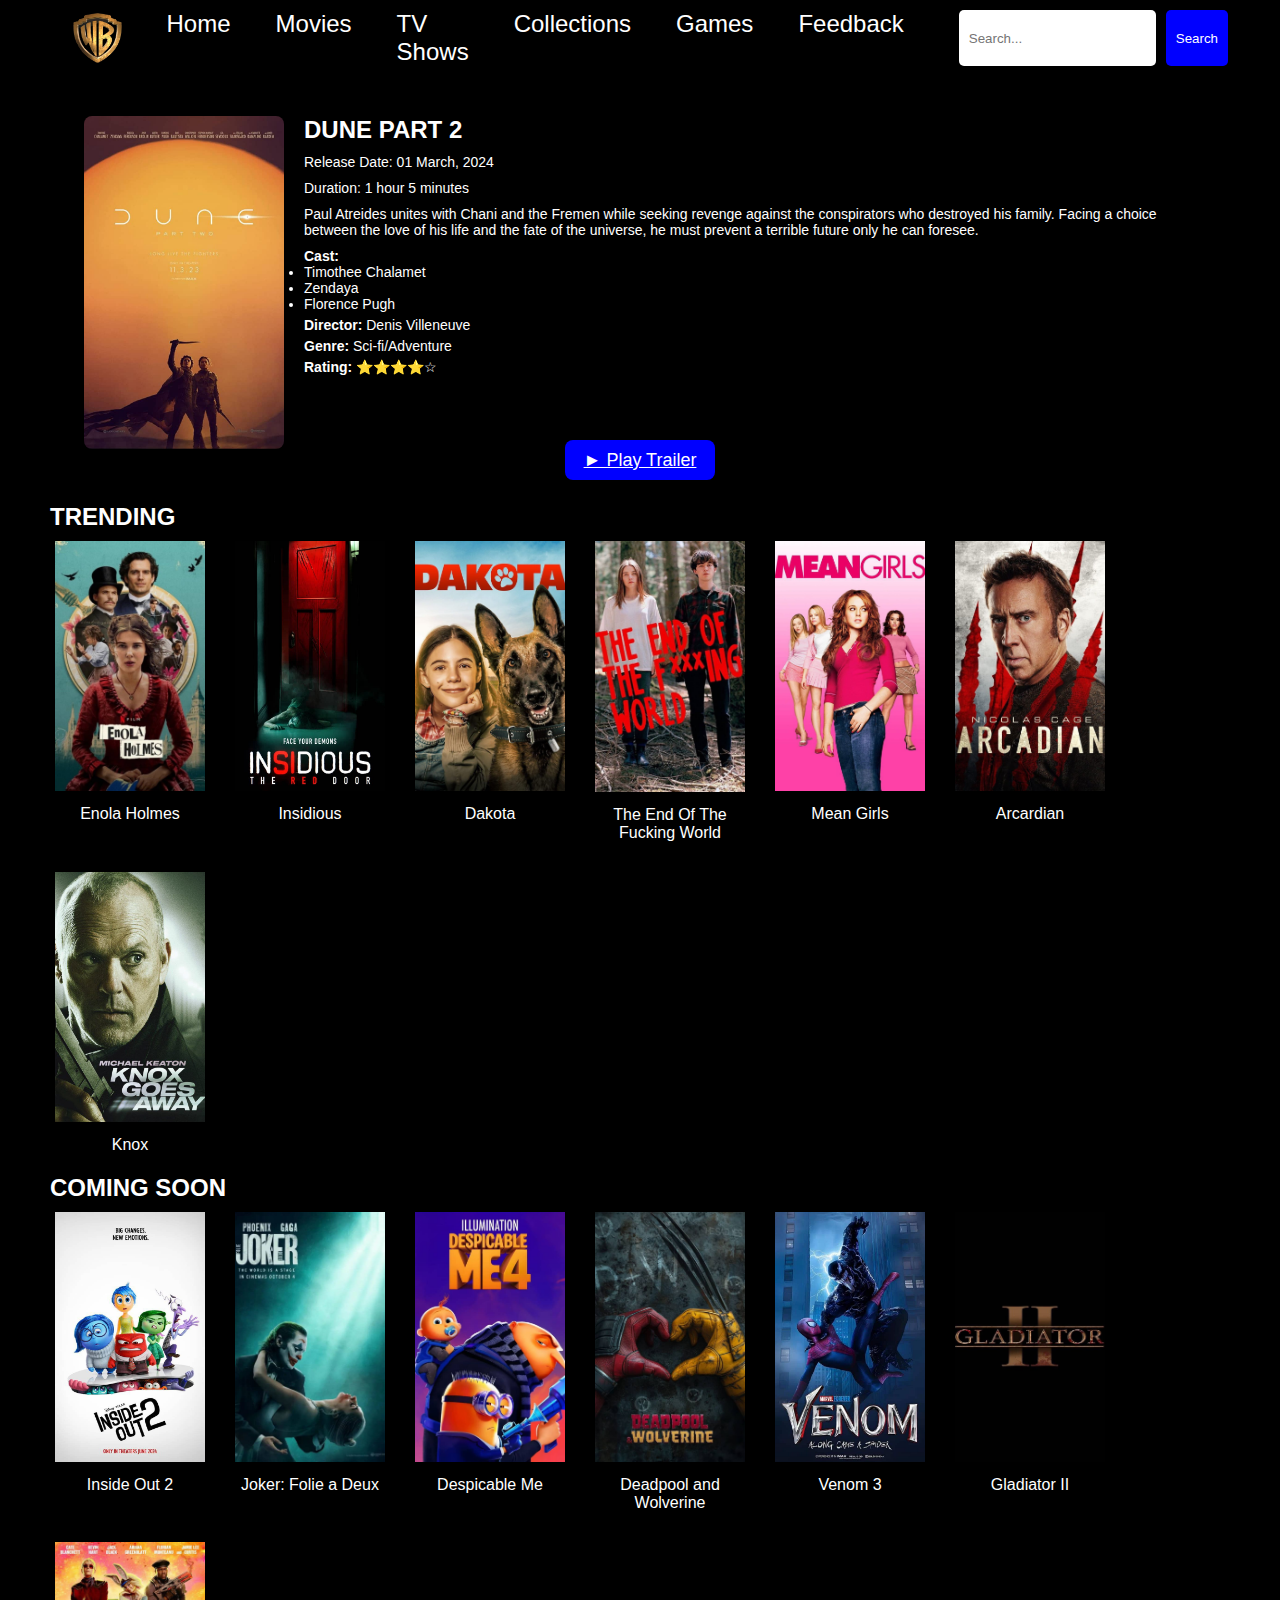
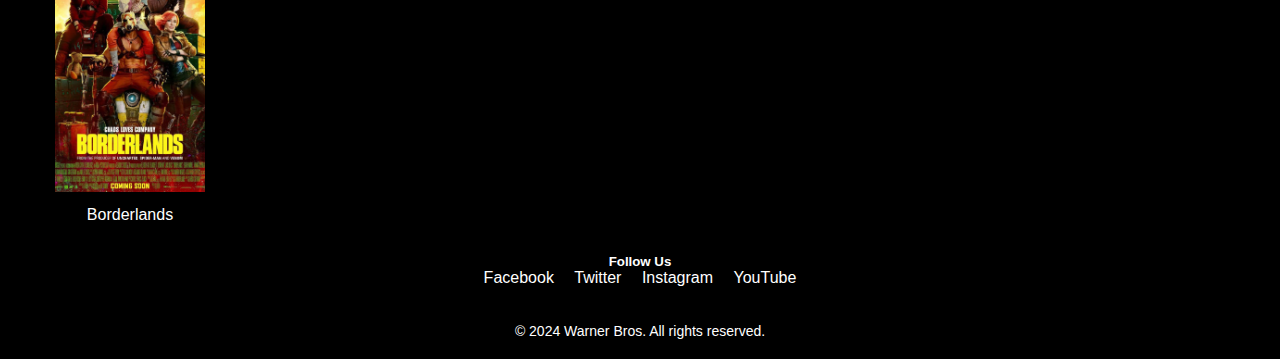
<file: index.html>
<!DOCTYPE html>
<html lang="en">
<head>
    <meta charset="UTF-8">
    <meta name="viewport" content="width=device-width, initial-scale=1.0">
    <title>Warner Bros</title>
    <link rel="stylesheet" href="styles.css">
    <link rel="stylesheet" href="menus.css">
    <link rel="stylesheet" href="cards.css">
    <style>
      .movie-banner {
          display: flex;
          align-items: flex-start;
          padding: 20px;
          background-color: auto;
          width: 90%;
          margin: 20px auto;
          box-shadow: 0 4px 8px rgba(0,0,0,0.1);
      }
      .movie-image {
          flex: 1;
          max-width: 200px;
          margin-right: 20px;
          position: relative;
      }
      .movie-image img {
          width: 100%;
          border-radius: 8px;
      }
      .play-button1 {
          position: absolute;
          top: 50%;
          left: 50%;
          margin-top: 10px;
          transform: translate(-50%, -50%);
          background-color: blue;
          color: #fff;
          border: none;
          border-radius: 8px;
          width: 150px;
          height: 40px;
          font-size: 18px;
          cursor: pointer;
          display: flex ;
          justify-content: center;
          align-items: center;
        }
      .movie-details {
          flex: 2;
      }
      .movie-title {
          font-size: 24px;
          font-weight: bold;
          margin-bottom: 10px;
      }
      .movie-info {
          font-size: 14px;
          margin-bottom: 10px;
      }
      .movie-synopsis {
          font-size: 14px;
          margin-bottom: 10px;
      }
      .movie-cast,
      .movie-director,
      .movie-genre,
      .movie-rating {
          font-size: 14px;
          margin-bottom: 5px;
      }
  </style>

</head>
<body>
    <header class="header">
        <div class="container">
                <nav class="navbar fixed-top bg-body-tertiary">
        <div class="container-fluid">
            <div class="logo-nav">
            <img src="logo/warner_bros_logo.jpg" alt="Warner Bros Logo"> 
                <ul class="menus" class="nav nav-underline">
                    <li><a class="navbar-brand" href="index.html">Home</a></li>
                    <li><a class="navbar-brand" href="movies.html">Movies</a></li>
                    <li><a class="navbar-brand" href="tv-shows.html">TV Shows</a></li>
                    <li><a class="navbar-brand" href="collections.html">Collections</a></li>
                    <li><a class="navbar-brand" href="games.html">Games</a></li>
                    <li><a class="navbar-brand" href="feedback.html">Feedback</a></li>
                    <div class="search">
                        <input type="text" placeholder="Search...">
                        <button type="button">Search</button>
                    </div>
                </ul>
                </div>
            </nav>
            </div>
        </div>
    </header>
    <div class="movie-banner">
      <div class="movie-image">
          <img src="movies/dune.jpg" alt="Movie Poster">
      </div>
      <div class="movie-details">
          <div class="movie-title">DUNE PART 2</div>
          <div class="movie-info">Release Date: 01 March, 2024</div>
          <div class="movie-info">Duration: 1 hour 5 minutes</div>
          <div class="movie-synopsis">
               Paul Atreides unites with Chani and the Fremen while seeking revenge against the conspirators who destroyed his family. Facing a choice between the love of his life and the fate of the universe, he must prevent a terrible future only he can foresee. 
          </div>
          <div class="movie-cast">
              <strong>Cast:</strong>
              <ul>
                  <li>Timothee Chalamet</li>
                  <li>Zendaya</li>
                  <li>Florence Pugh</li>
              </ul>
          </div>
          <div class="movie-director"><strong>Director:</strong> Denis Villeneuve</div>
          <div class="movie-genre"><strong>Genre:</strong> Sci-fi/Adventure</div>
          <div class="movie-rating"><strong>Rating:</strong> ⭐⭐⭐⭐☆</div>
          <a href="https://youtu.be/_YUzQa_1RCE?si=i9VFYDz5dWql-sg5/url" class="play-button1">&#9658; Play Trailer</a>
      </div>
  </div>
  
<section>
<main>
    <header>
        <h2> TRENDING</h2>
    </header>
    <div class="row">
        <div class="col">
          <div class="card">
            <img src="movies/enola-holmes.jpg" alt="Movie Image 1">
            <button class="play-button">&#9658;</button>
            <div class="card-title">Enola Holmes</div>
          </div>
        </div>
        <div class="col">
          <div class="card">
            <img src="movies/insidious.jpg" alt="Movie Image 2">
            <button class="play-button">&#9658;</button>
            <div class="card-title">Insidious</div>
          </div>
        </div>
        <div class="col">
          <div class="card">
            <img src="movies/dakota.jpg" alt="Movie Image 3">
            <button class="play-button">&#9658;</button>
            <div class="card-title">Dakota</div>
          </div>
        </div>
        <div class="col">
            <div class="card">
              <img src="movies/the-end-of-the-fucking-world.jpg" alt="Movie Image 4">
              <button class="play-button">&#9658;</button>
              <div class="card-title"> The End Of The Fucking World</div>
            </div>
          </div>
          <div class="col">
            <div class="card">
              <img src="movies/mean-girls.jpg" alt="Movie Image 5">
              <button class="play-button">&#9658;</button>
              <div class="card-title">Mean Girls</div>
            </div>
          </div>
          <div class="col">
            <div class="card">
              <img src="movies/arcadian.jpg" alt="Movie Image 6">
              <button class="play-button">&#9658;</button>
              <div class="card-title">Arcardian</div>
            </div>
          </div>
          <div class="col">
            <div class="card">
              <img src="movies/knox.jpg" alt="Movie Image 7">
              <button class="play-button">&#9658;</button>
              <div class="card-title">Knox</div>
            </div>
          </div>

        
        <!-- Add more columns as needed -->
    </div>
      
    <header>
      <h2> COMING SOON</h2>
  </header>
  <div class="row">
    <div class="col">
      <div class="card">
        <img src="movies/inside-out-2.jpg" alt="Movie Image 1">
        <button class="play-button">&#9658;</button>
        <div class="card-title">Inside Out 2</div>
      </div>
    </div>
    <div class="col">
      <div class="card">
        <img src="movies/joker.jpg" alt="Movie Image 2">
        <button class="play-button">&#9658;</button>
        <div class="card-title">Joker: Folie a Deux</div>
      </div>
    </div>
    <div class="col">
      <div class="card">
        <img src="movies/despicable-me.jpg" alt="Movie Image 3">
        <button class="play-button">&#9658;</button>
        <div class="card-title">Despicable Me</div>
      </div>
    </div>
    <div class="col">
        <div class="card">
          <img src="movies/deadpool.jpg" alt="Movie Image 4">
          <button class="play-button">&#9658;</button>
          <div class="card-title">Deadpool and Wolverine</div>
        </div>
      </div>
      <div class="col">
        <div class="card">
          <img src="movies/venom-3.jpg" alt="Movie Image 5">
          <button class="play-button">&#9658;</button>
          <div class="card-title">Venom 3</div>
        </div>
      </div>
      <div class="col">
        <div class="card">
          <img src="movies/gladiator.jpg" alt="Movie Image 6">
          <button class="play-button">&#9658;</button>
          <div class="card-title">Gladiator II</div>
        </div>
      </div>
      <div class="col">
        <div class="card">
          <img src="movies/bordelands.jpg" alt="Movie Image 7">
          <button class="play-button">&#9658;</button>
          <div class="card-title">Borderlands</div>
        </div>
      </div>
    <!-- Add more columns as needed -->
</div>
</main>
</section>

<footer>
    <div class="container">
      <div class="follow-us">
        <h5>Follow Us</h5>
        <div class="social-icons">
            <a href="https://www.facebook.com" target="_blank" rel="noopener noreferrer">Facebook</a>
            <a href="https://www.twitter.com" target="_blank" rel="noopener noreferrer">Twitter</a>
            <a href="https://www.instagram.com" target="_blank" rel="noopener noreferrer">Instagram</a>
            <a href="https://youtube.com/@warnerbrosentertainment?si=3xvMa2bX4Ay1FiS9" target="_blank" rel="noopener noreferrer">YouTube</a>
        </div>
    </div>
        <p>&copy; 2024 Warner Bros. All rights reserved.</p>
    </div>
</footer>
</body>
</html>
</file>
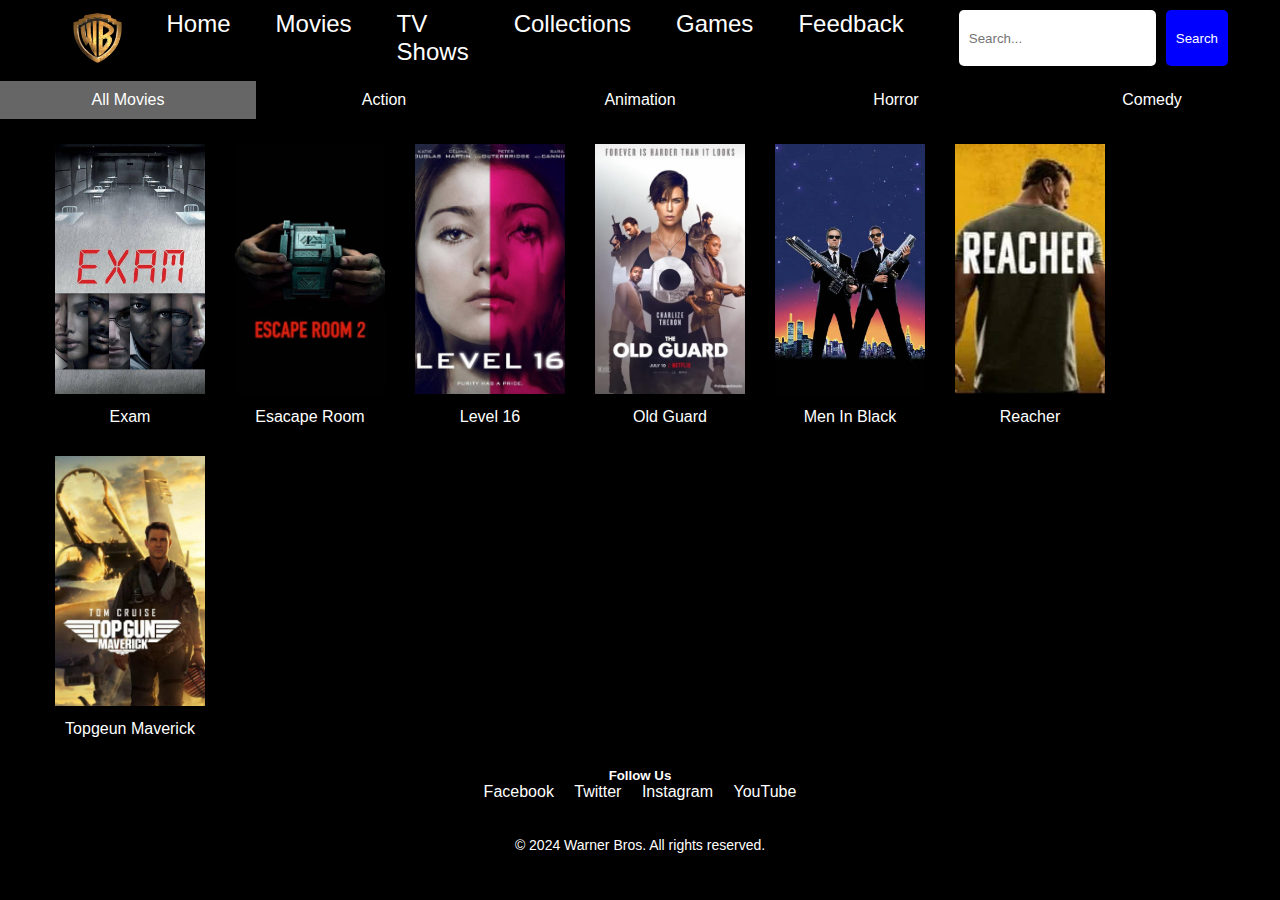
<file: action.html>
<!DOCTYPE html>
<html lang="en">
<head>
    <meta charset="UTF-8">
    <meta name="viewport" content="width=device-width, initial-scale=1.0">
    <title>ACTION</title>
    <link rel="stylesheet" href="styles.css">
    <link rel="stylesheet" href="menus.css">
    <link rel="stylesheet" href="cards.css">
</head>
<style>
    /* Style the navigation bar */
    .navbar1 {
        display: flex;
        justify-content: space-around; /* Evenly distribute links */
        background-color: black;
        padding: 5px 0;
    }
    
    /* Style the links inside the navigation bar */
    .navbar1 a {
        color: white;
        text-align: center;
        padding: 10px 20px;
        text-decoration: none;
        flex: 1; /* Make all links take equal space */
        text-align: center;
    }
    
    /* Change the color of links on hover */
    .navbar1 a:hover {
        background-color: #ddd;
        color: black;
    }
    
    /* Style the active/current link */
    .navbar1 a.active {
        background-color: #666;
        color: white;
    }
  </style>
<body>
    <header class="header">
      <div class="container">
        <div class="logo-nav">
        <img src="logo/warner_bros_logo.jpg" alt="Warner Bros Logo"> 
        <nav class="navbar fixed-top bg-body-tertiary">
            <div class="container-fluid">
            <ul class="menus" class="nav nav-underline">
                <li><a class="navbar-brand" href="index.html">Home</a></li>
                <li><a class="navbar-brand" href="movies.html">Movies</a></li>
                <li><a class="navbar-brand" href="tv-shows.html">TV Shows</a></li>
                <li><a class="navbar-brand" href="collections.html">Collections</a></li>
                <li><a class="navbar-brand" href="games.html">Games</a></li>
                <li><a class="navbar-brand" href="feedback.html">Feedback</a></li>
                <div class="search">
                    <input type="text" placeholder="Search...">
                    <button type="button">Search</button>
                </div>
            </ul>
            </div>
        </nav>
        </div>
    </div>
    </header>
    <div class="navbar1">
        <a class="active" href="movies.html">All Movies</a>
        <a href="action">Action</a>
        <a href="animation.html">Animation</a>
        <a href="horror.html">Horror</a>
        <a href="comedy.html">Comedy</a>
  </div>
  
<section>
<main>
  <div class="row">
    <div class="col">
      <div class="card">
        <img src="movies/exam.jpg" alt="Movie Image 1">
        <button class="play-button">&#9658;</button>
        <div class="card-title">Exam</div>
      </div>
    </div>
    <div class="col">
      <div class="card">
        <img src="movies/escape-room.jpg" alt="Movie Image 2">
        <button class="play-button">&#9658;</button>
        <div class="card-title">Esacape Room</div>
      </div>
    </div>
    <div class="col">
      <div class="card">
        <img src="movies/level-16.jpg" alt="Movie Image 3">
        <button class="play-button">&#9658;</button>
        <div class="card-title">Level 16</div>
      </div>
    </div>
    <div class="col">
        <div class="card">
          <img src="movies/old guard.jpg" alt="Movie Image 1">
          <button class="play-button">&#9658;</button>
          <div class="card-title">Old Guard</div>
        </div>
      </div>
      <div class="col">
        <div class="card">
          <img src="movies/men-in-black.jpg" alt="Movie Image 2">
          <button class="play-button">&#9658;</button>
          <div class="card-title">Men In Black</div>
        </div>
      </div>
      <div class="col">
        <div class="card">
          <img src="movies/reacher.jpg" alt="Movie Image 3">
          <button class="play-button">&#9658;</button>
          <div class="card-title">Reacher</div>
        </div>
      </div>
      <div class="col">
        <div class="card">
          <img src="movies/topgun-maverick.jpg" alt="Movie Image 1">
          <button class="play-button">&#9658;</button>
          <div class="card-title">Topgeun Maverick</div>
        </div>
      </div>
  </div>
</main>
</section>

<footer>
  <div class="container">
    <footer>
      <div class="container">
        <div class="follow-us">
          <h5>Follow Us</h5>
          <div class="social-icons">
              <a href="https://www.facebook.com" target="_blank" rel="noopener noreferrer">Facebook</a>
              <a href="https://www.twitter.com" target="_blank" rel="noopener noreferrer">Twitter</a>
              <a href="https://www.instagram.com" target="_blank" rel="noopener noreferrer">Instagram</a>
              <a href="https://youtube.com/@warnerbrosentertainment?si=3xvMa2bX4Ay1FiS9" target="_blank" rel="noopener noreferrer">YouTube</a>
          </div>
      </div>
          <p>&copy; 2024 Warner Bros. All rights reserved.</p>
      </div>
</body>
</html>
</file>
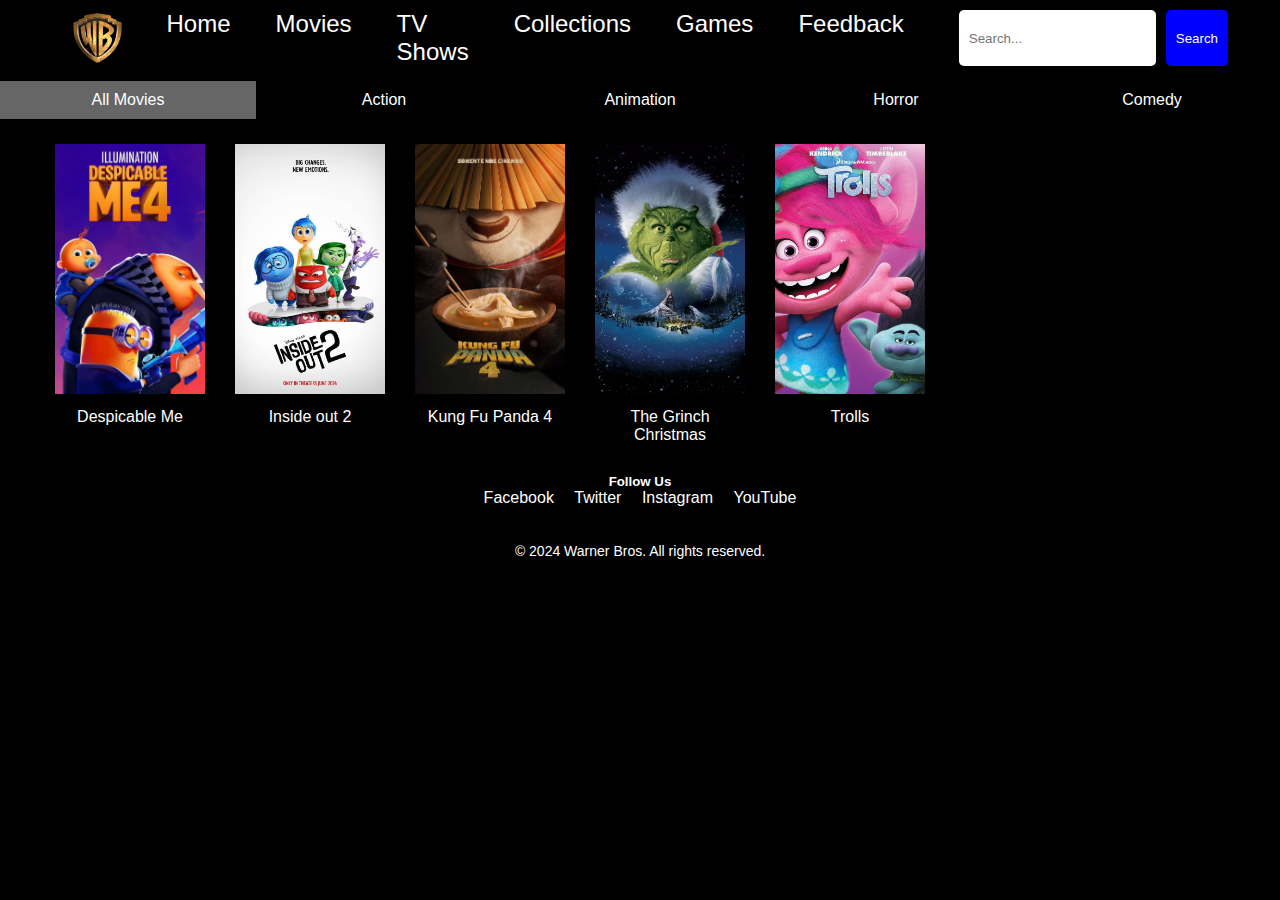
<file: animation.html>
<!DOCTYPE html>
<html lang="en">
<head>
    <meta charset="UTF-8">
    <meta name="viewport" content="width=device-width, initial-scale=1.0">
    <title>ANIMATION</title>
    <link rel="stylesheet" href="styles.css">
    <link rel="stylesheet" href="menus.css">
    <link rel="stylesheet" href="cards.css">
</head>
<style>
    /* Style the navigation bar */
    .navbar1 {
        display: flex;
        justify-content: space-around; /* Evenly distribute links */
        background-color: black;
        padding: 5px 0;
    }
    
    /* Style the links inside the navigation bar */
    .navbar1 a {
        color: white;
        text-align: center;
        padding: 10px 20px;
        text-decoration: none;
        flex: 1; /* Make all links take equal space */
        text-align: center;
    }
    
    /* Change the color of links on hover */
    .navbar1 a:hover {
        background-color: #ddd;
        color: black;
    }
    
    /* Style the active/current link */
    .navbar1 a.active {
        background-color: #666;
        color: white;
    }
  </style>
<body>
    <header class="header">
      <div class="container">
        <div class="logo-nav">
        <img src="logo/warner_bros_logo.jpg" alt="Warner Bros Logo"> 
        <nav class="navbar fixed-top bg-body-tertiary">
            <div class="container-fluid">
            <ul class="menus" class="nav nav-underline">
                <li><a class="navbar-brand" href="index.html">Home</a></li>
                <li><a class="navbar-brand" href="movies.html">Movies</a></li>
                <li><a class="navbar-brand" href="tv-shows.html">TV Shows</a></li>
                <li><a class="navbar-brand" href="collections.html">Collections</a></li>
                <li><a class="navbar-brand" href="games.html">Games</a></li>
                <li><a class="navbar-brand" href="feedback.html">Feedback</a></li>
                <div class="search">
                    <input type="text" placeholder="Search...">
                    <button type="button">Search</button>
                </div>
            </ul>
            </div>
        </nav>
        </div>
    </div>
    </header>
    <div class="navbar1">
        <a class="active" href="movies.html">All Movies</a>
        <a href="action.html">Action</a>
        <a href="animation.html">Animation</a>
        <a href="horror.html">Horror</a>
        <a href="comedy.html">Comedy</a>
  </div>

<section>
<main>
    <div class="row">
      <div class="col">
        <div class="card">
          <img src="movies/despicable-me.jpg" alt="Movie Image 1">
          <button class="play-button">&#9658;</button>
          <div class="card-title"> Despicable Me</div>
        </div>
      </div>
      <div class="col">
        <div class="card">
          <img src="movies/inside-out-2.jpg" alt="Movie Image 2">
          <button class="play-button">&#9658;</button>
          <div class="card-title"> Inside out 2</div>
        </div>
      </div>
      <div class="col">
        <div class="card">
          <img src="movies/kung-fu-panda-4.jpg" alt="Movie Image 3">
          <button class="play-button">&#9658;</button>
          <div class="card-title">Kung Fu Panda 4</div>
        </div>
      </div>
      <div class="col">
        <div class="card">
          <img src="movies/the-grinch-christmas.jpg" alt="Movie Image 1">
          <button class="play-button">&#9658;</button>
          <div class="card-title"> The Grinch Christmas</div>
        </div>
      </div>
      <div class="col">
        <div class="card">
          <img src="movies/trolls.jpg" alt="Movie Image 2">
          <button class="play-button">&#9658;</button>
          <div class="card-title"> Trolls</div>
        </div>
      </div>
</div>
</main>
</section>

<footer>
  <div class="container">
    <footer>
      <div class="container">
        <div class="follow-us">
          <h5>Follow Us</h5>
          <div class="social-icons">
              <a href="https://www.facebook.com" target="_blank" rel="noopener noreferrer">Facebook</a>
              <a href="https://www.twitter.com" target="_blank" rel="noopener noreferrer">Twitter</a>
              <a href="https://www.instagram.com" target="_blank" rel="noopener noreferrer">Instagram</a>
              <a href="https://youtube.com/@warnerbrosentertainment?si=3xvMa2bX4Ay1FiS9" target="_blank" rel="noopener noreferrer">YouTube</a>
          </div>
      </div>
          <p>&copy; 2024 Warner Bros. All rights reserved.</p>
      </div>
</body>  
</html>
</file>
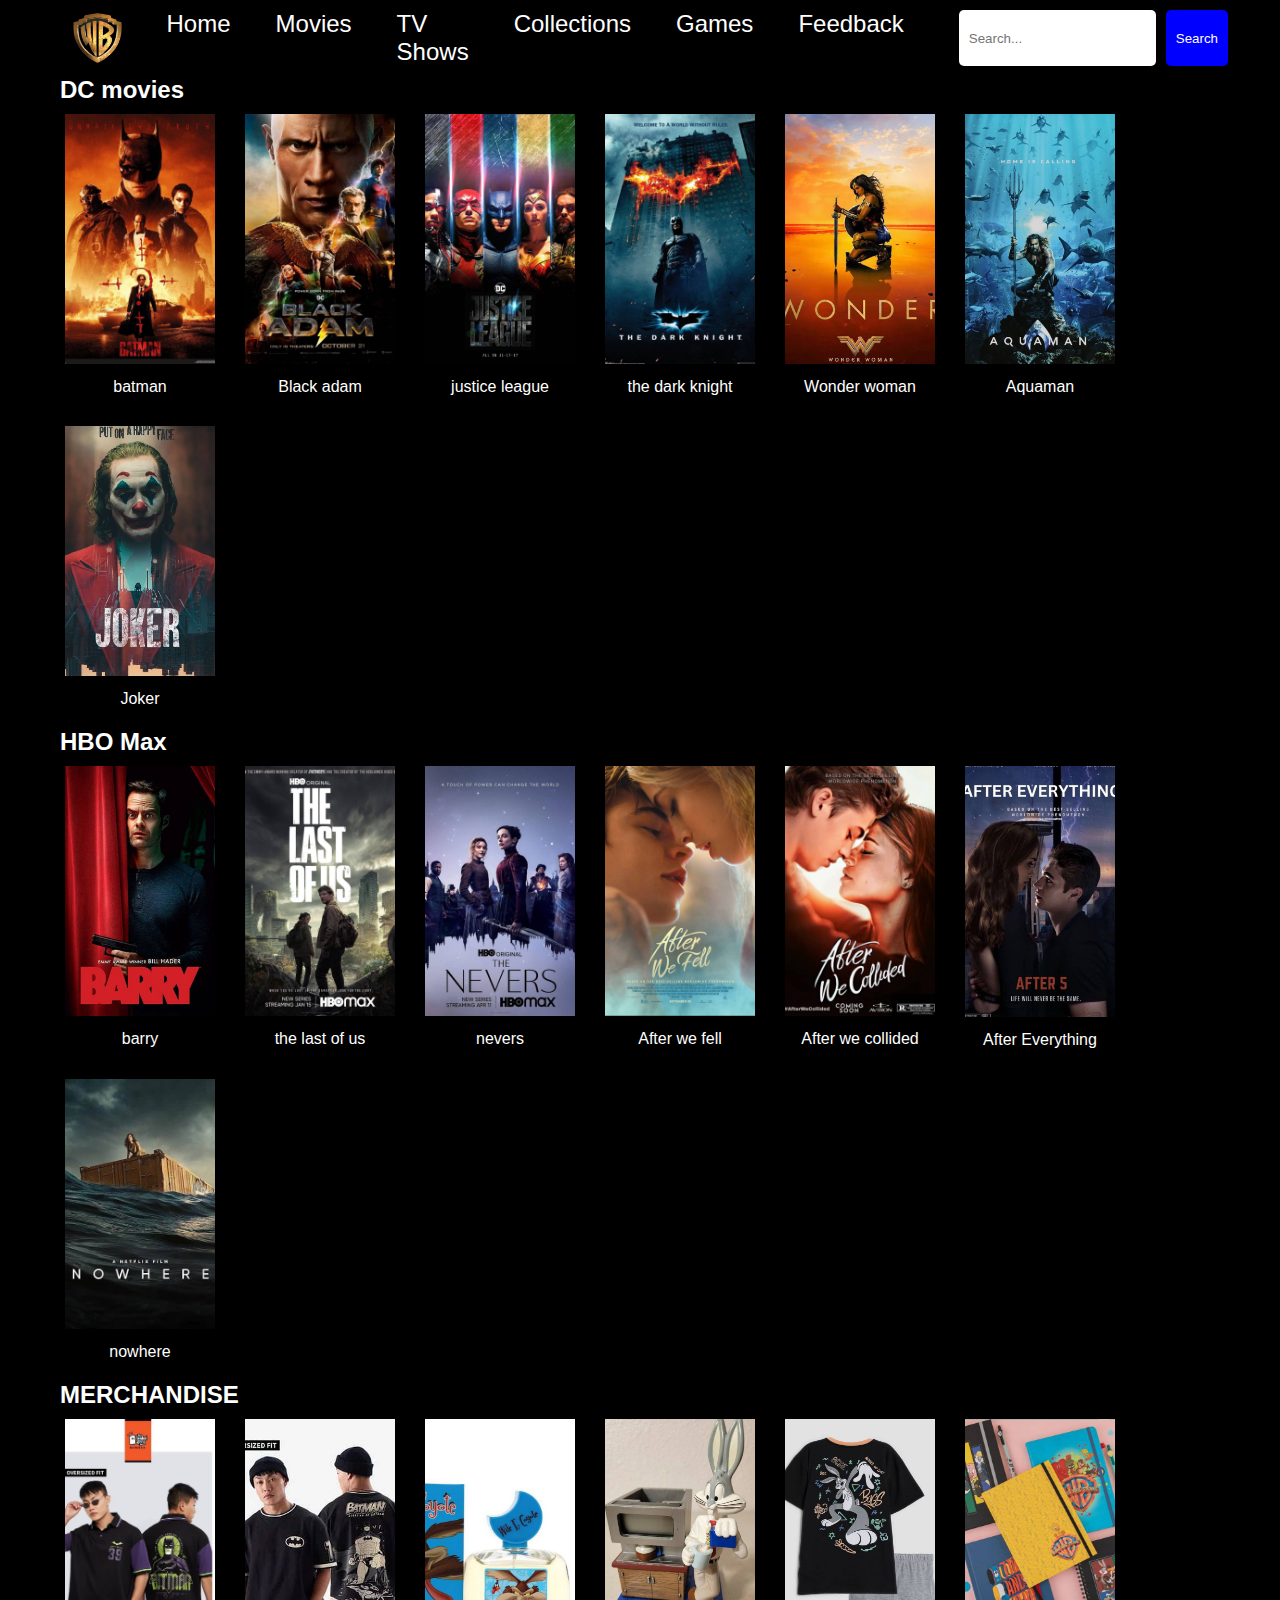
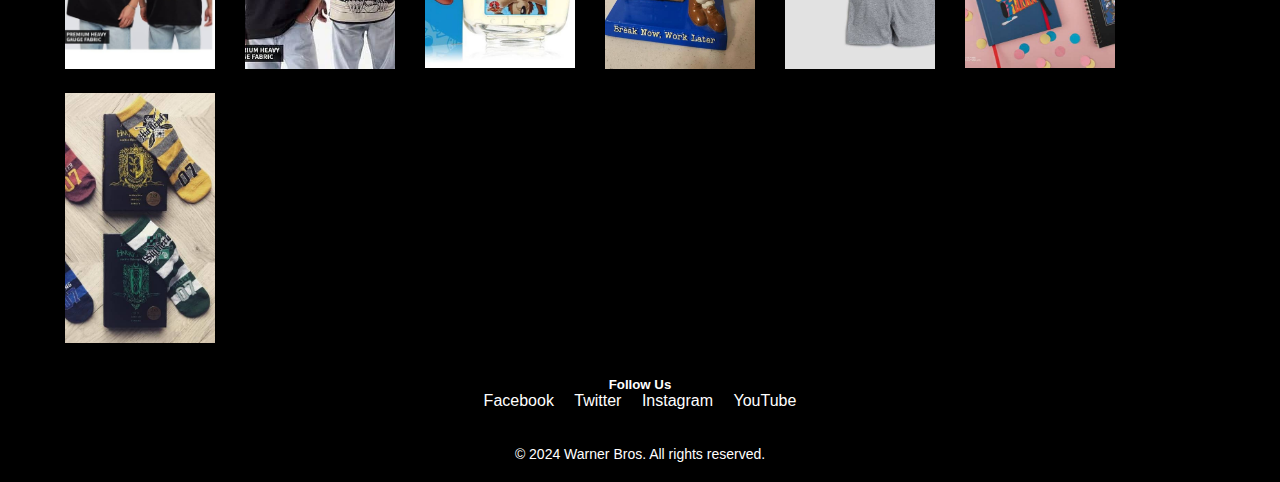
<file: collections.html>
<!DOCTYPE html>
<html lang="en">
<head>
    <meta charset="UTF-8">
    <meta name="viewport" content="width=device-width, initial-scale=1.0">
    <title>collections</title>
    <link rel="stylesheet" href="styles.css">
    <link rel="stylesheet" href="menus.css">
    <link rel="stylesheet" href="cards.css">
</head>
<body>
    <header class="header">
        <div class="container">
          <div class="logo-nav">
          <img src="logo/warner_bros_logo.jpg" alt="Warner Bros Logo"> 
          <nav class="navbar fixed-top bg-body-tertiary">
              <div class="container-fluid">
              <ul class="menus" class="nav nav-underline">
                  <li><a class="navbar-brand" href="index.html">Home</a></li>
                  <li><a class="navbar-brand" href="movies.html">Movies</a></li>
                  <li><a class="navbar-brand" href="tv-shows.html">TV Shows</a></li>
                  <li><a class="navbar-brand" href="collections.html">Collections</a></li>
                  <li><a class="navbar-brand" href="games.html">Games</a></li>
                  <li><a class="navbar-brand" href="feedback.html">Feedback</a></li>
                  <div class="search">
                      <input type="text" placeholder="Search...">
                      <button type="button">Search</button>
                  </div>
              </ul>
              </div>
          </nav>
          </div>
      </div>
<section>
<main>
    <h2>DC movies</h2>
  <div class="row">
    <div class="col">
      <div class="card">
        <img src="movies/IMG-20240517-WA0027.jpg" alt="Movie Image 1">
        <button class="play-button">&#9658;</button>
        <div class="card-title">batman</div>
      </div>
    </div>
    <div class="col">
      <div class="card">
        <img src="movies/IMG-20240517-WA0028.jpg" alt="Movie Image 2">
        <button class="play-button">&#9658;</button>
        <div class="card-title">Black adam</div>
      </div>
    </div>
    <div class="col">
        <div class="card">
          <img src="movies/IMG-20240517-WA0029.jpg" alt="Movie Image 1">
          <button class="play-button">&#9658;</button>
          <div class="card-title">justice league</div>
        </div>
    </div>
      <div class="col">
        <div class="card">
          <img src="movies/IMG-20240517-WA0030.jpg" alt="Movie Image 2">
          <button class="play-button">&#9658;</button>
          <div class="card-title">the dark knight</div>
        </div>
      </div>
      <div class="col">
        <div class="card">
          <img src="movies/IMG-20240518-WA0004.jpg" alt="Movie Image 1">
          <button class="play-button">&#9658;</button>
          <div class="card-title">Wonder woman</div>
        </div>
      </div>
      <div class="col">
        <div class="card">
          <img src="movies/IMG-20240518-WA0007.jpg" alt="Movie Image 2">
          <button class="play-button">&#9658;</button>
          <div class="card-title">Aquaman</div>
        </div>
      </div>
      <div class="col">
          <div class="card">
            <img src="movies/IMG-20240518-WA0008.jpg" alt="Movie Image 1">
            <button class="play-button">&#9658;</button>
            <div class="card-title">Joker</div>
          </div>
      </div>
  </div>

    <h2>HBO Max</h2>
<div class="row">
    <div class="col">
      <div class="card">
        <img src="movies/IMG-20240517-WA0031.jpg" alt="Movie Image 1">
        <button class="play-button">&#9658;</button>
        <div class="card-title">barry</div>
      </div>
    </div>
    <div class="col">
      <div class="card">
        <img src="movies/IMG-20240517-WA0032.jpg" alt="Movie Image 2">
        <button class="play-button">&#9658;</button>
        <div class="card-title">the last of us</div>
      </div>
    </div>
    <div class="col">
        <div class="card">
          <img src="movies/IMG-20240517-WA0033.jpg" alt="Movie Image 1">
          <button class="play-button">&#9658;</button>
          <div class="card-title">nevers</div>
        </div>
    </div>
      <div class="col">
        <div class="card">
          <img src="movies/IMG-20240518-WA0003.jpg" alt="Movie Image 2">
          <button class="play-button">&#9658;</button>
          <div class="card-title">After we fell</div>
        </div>
      </div>
      <div class="col">
        <div class="card">
          <img src="movies/IMG-20240518-WA0005.jpg" alt="Movie Image 1">
          <button class="play-button">&#9658;</button>
          <div class="card-title">After we collided</div>
        </div>
      </div>
      <div class="col">
        <div class="card">
          <img src="movies/IMG-20240518-WA0006.jpg" alt="Movie Image 2">
          <button class="play-button">&#9658;</button>
          <div class="card-title">After Everything</div>
        </div>
      </div>
      <div class="col">
          <div class="card">
            <img src="movies/IMG-20240517-WA0034.jpg" alt="Movie Image 1">
            <button class="play-button">&#9658;</button>
            <div class="card-title">nowhere</div>
          </div>
      </div>
  </div>
  <h2>MERCHANDISE</h2>
  <div class="row">
    <div class="col">
      <div class="card">
        <img src="movies/IMG-20240519-WA0001.jpg" alt="Movie Image 1">
      </div>
    </div>
    <div class="col">
      <div class="card">
        <img src="movies/IMG-20240519-WA0002.jpg" alt="Movie Image 2">
      </div>
    </div>
    <div class="col">
        <div class="card">
          <img src="movies/IMG-20240519-WA0003.jpg" alt="Movie Image 1">
        </div>
    </div>
      <div class="col">
        <div class="card">
          <img src="movies/IMG-20240519-WA0004.jpg" alt="Movie Image 2">
        </div>
      </div>
      <div class="col">
        <div class="card">
          <img src="movies/IMG-20240519-WA0005.jpg" alt="Movie Image 1">
        </div>
      </div>
      <div class="col">
        <div class="card">
          <img src="movies/IMG-20240519-WA0006.jpg" alt="Movie Image 2">
        </div>
      </div>
      <div class="col">
          <div class="card">
            <img src="movies/IMG-20240519-WA0007.jpg" alt="Movie Image 1">
          </div>
      </div>
  </div>

</main></section>  
</header>

  <footer>
    <div class="container">
      <div class="follow-us">
        <h5>Follow Us</h5>
        <div class="social-icons">
            <a href="https://www.facebook.com" target="_blank" rel="noopener noreferrer">Facebook</a>
            <a href="https://www.twitter.com" target="_blank" rel="noopener noreferrer">Twitter</a>
            <a href="https://www.instagram.com" target="_blank" rel="noopener noreferrer">Instagram</a>
            <a href="https://youtube.com/@warnerbrosentertainment?si=3xvMa2bX4Ay1FiS9" target="_blank" rel="noopener noreferrer">YouTube</a>
        </div>
    </div>
        <p>&copy; 2024 Warner Bros. All rights reserved.</p>
    </div>
    </footer>

</body>
</html>
</file>
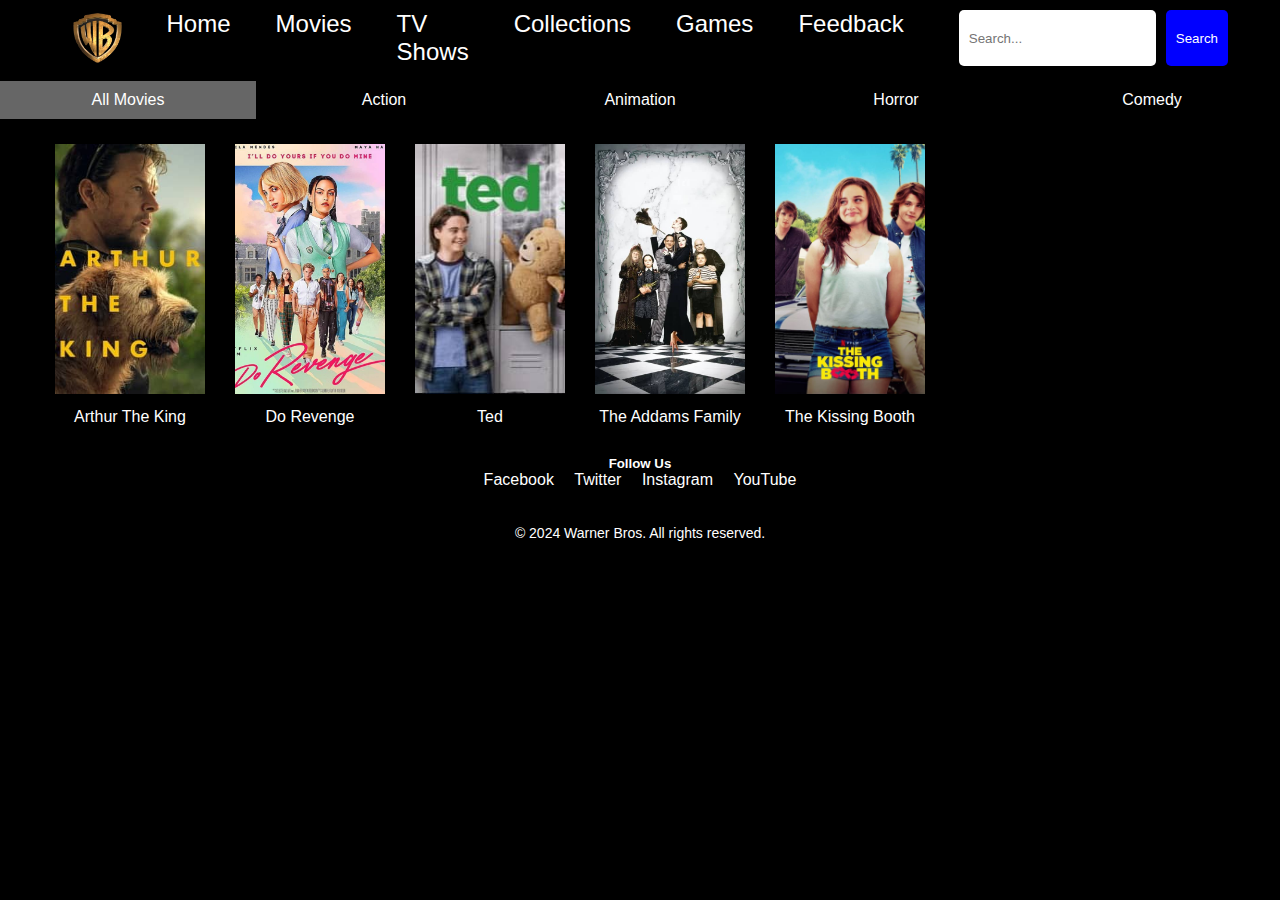
<file: comedy.html>
<!DOCTYPE html>
<html lang="en">
<head>
    <meta charset="UTF-8">
    <meta name="viewport" content="width=device-width, initial-scale=1.0">
    <title>COMEDY</title>
    <link rel="stylesheet" href="styles.css">
    <link rel="stylesheet" href="menus.css">
    <link rel="stylesheet" href="cards.css">
</head>
<style>
    /* Style the navigation bar */
    .navbar1 {
        display: flex;
        justify-content: space-around; /* Evenly distribute links */
        background-color: black;
        padding: 5px 0;
    }
    
    /* Style the links inside the navigation bar */
    .navbar1 a {
        color: white;
        text-align: center;
        padding: 10px 20px;
        text-decoration: none;
        flex: 1; /* Make all links take equal space */
        text-align: center;
    }
    
    /* Change the color of links on hover */
    .navbar1 a:hover {
        background-color: #ddd;
        color: black;
    }
    
    /* Style the active/current link */
    .navbar1 a.active {
        background-color: #666;
        color: white;
    }
  </style>
<body>
    <header class="header">
      <div class="container">
        <div class="logo-nav">
        <img src="logo/warner_bros_logo.jpg" alt="Warner Bros Logo"> 
        <nav class="navbar fixed-top bg-body-tertiary">
            <div class="container-fluid">
            <ul class="menus" class="nav nav-underline">
                <li><a class="navbar-brand" href="index.html">Home</a></li>
                <li><a class="navbar-brand" href="movies.html">Movies</a></li>
                <li><a class="navbar-brand" href="tv-shows.html">TV Shows</a></li>
                <li><a class="navbar-brand" href="collections.html">Collections</a></li>
                <li><a class="navbar-brand" href="games.html">Games</a></li>
                <li><a class="navbar-brand" href="feedback.html">Feedback</a></li>
                <div class="search">
                    <input type="text" placeholder="Search...">
                    <button type="button">Search</button>
                </div>
            </ul>
            </div>
        </nav>
        </div>
    </div>
    </header>
    <div class="navbar1">
        <a class="active" href="movies.html">All Movies</a>
        <a href="action.html">Action</a>
        <a href="animation.html">Animation</a>
        <a href="horror.html">Horror</a>
        <a href="comedy.html">Comedy</a>
  </div>

<section>
<main>
  <div class="row">
    <div class="col">
      <div class="card">
        <img src="movies/arthur-the-king.jpg" alt="Movie Image 1">
        <button class="play-button">&#9658;</button>
        <div class="card-title">Arthur The King</div>
      </div>
    </div>
    <div class="col">
      <div class="card">
        <img src="movies/do-revenge.jpg" alt="Movie Image 2">
        <button class="play-button">&#9658;</button>
        <div class="card-title">Do Revenge</div>
      </div>
    </div>
    <div class="col">
      <div class="card">
        <img src="movies/ted.jpg" alt="Movie Image 3">
        <button class="play-button">&#9658;</button>
        <div class="card-title">Ted</div>
      </div>
    </div>
    <div class="col">
        <div class="card">
          <img src="movies/the-addams-family.jpg" alt="Movie Image 1">
          <button class="play-button">&#9658;</button>
          <div class="card-title">The Addams Family</div>
        </div>
      </div>
      <div class="col">
        <div class="card">
          <img src="movies/thekissing-booth.jpg" alt="Movie Image 2">
          <button class="play-button">&#9658;</button>
          <div class="card-title"> The Kissing Booth</div>
        </div>
      </div>
  </div> 
</main>
</section>

<footer>
  <div class="container">
    <footer>
      <div class="container">
        <div class="follow-us">
          <h5>Follow Us</h5>
          <div class="social-icons">
              <a href="https://www.facebook.com" target="_blank" rel="noopener noreferrer">Facebook</a>
              <a href="https://www.twitter.com" target="_blank" rel="noopener noreferrer">Twitter</a>
              <a href="https://www.instagram.com" target="_blank" rel="noopener noreferrer">Instagram</a>
              <a href="https://youtube.com/@warnerbrosentertainment?si=3xvMa2bX4Ay1FiS9" target="_blank" rel="noopener noreferrer">YouTube</a>
          </div>
      </div>
          <p>&copy; 2024 Warner Bros. All rights reserved.</p>
      </div>
</body>  
</html>
</file>
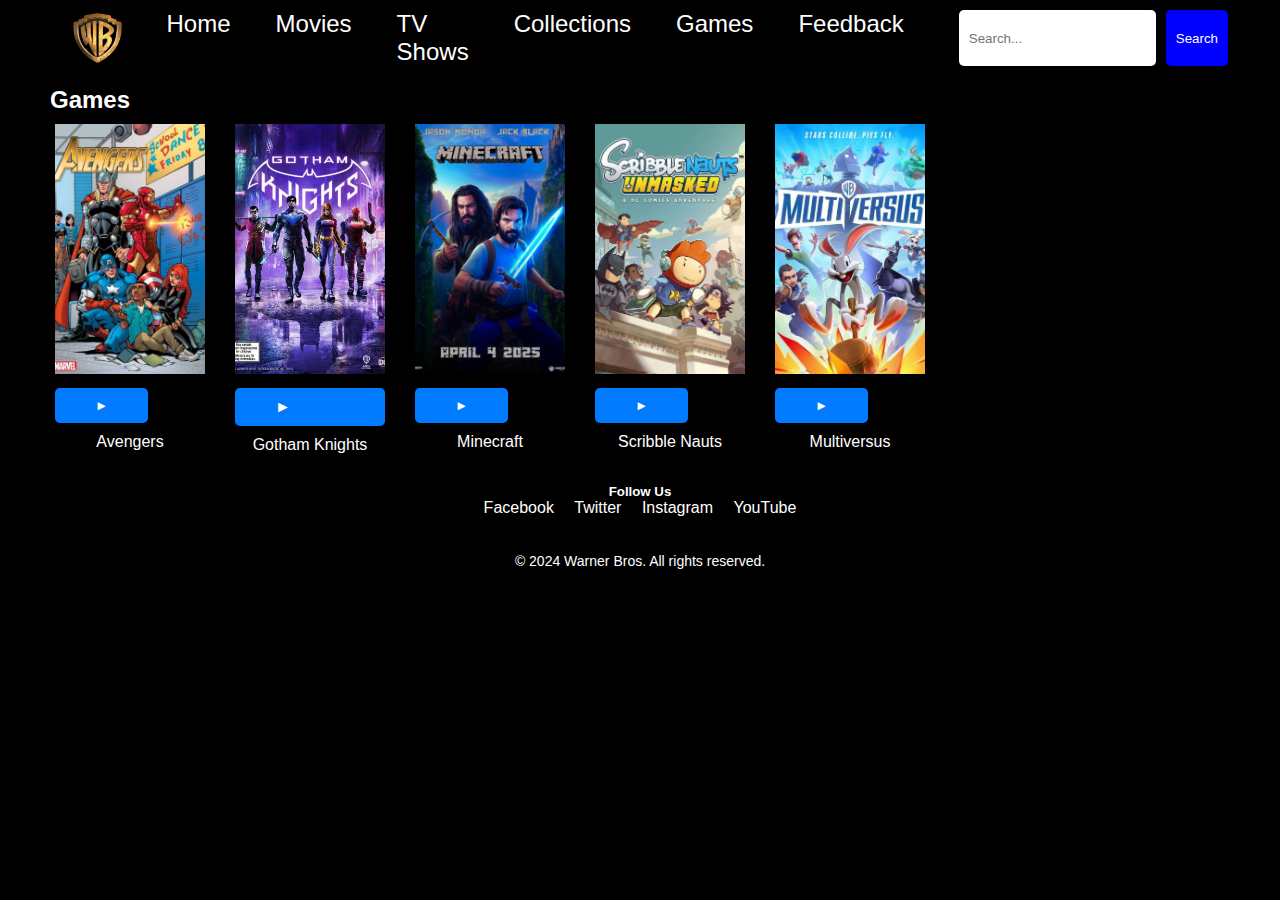
<file: games.html>
<!DOCTYPE html>
<html lang="en">
<head>
    <meta charset="UTF-8">
    <meta name="viewport" content="width=device-width, initial-scale=1.0">
    <title>Games</title>
    <link rel="stylesheet" href="styles.css">
    <link rel="stylesheet" href="menus.css">
<style>
  .row {
    display: flex;
    flex-wrap: wrap;
    overflow-y: auto;
    padding: 10px 0;
    gap: 20px;
    margin-left: 50px;
  }
  .col {
    flex: 0 0 auto;
    width: 160px;
  }
  .card {
    width: 150px;
    overflow: hidden;
    box-shadow: 0 4px 8px rgba(0, 0, 0, 0.1);
    position: relative;
    transition: transform 0.3s;
    margin: 0 auto;
    background-color: auto;
  }
  .card img {
    width: 100%;
    height: 100%;
    object-fit: cover;
    transition: transform 0.3s;
  }
  .card-title {
    font-size: 16px;
    margin: 10px 0;
    text-align: center;
  }
.play-button {
    display: block;
    margin-top: 10px;
    padding: 10px 40px;
    background-color: #007bff;
    color: #fff;
    text-decoration: none;
    border: none;
    border-radius: 5px;
    cursor: pointer;
    transition: background-color 0.3s;
}
.play-button:hover {
    background-color: #0056b3;
}
    </style>
</head>
<body>
    <header class="header">
        <div class="container">
                <nav class="navbar fixed-top bg-body-tertiary">
        <div class="container-fluid">
            <div class="logo-nav">
            <img src="logo/warner_bros_logo.jpg" alt="Warner Bros Logo"> 
                <ul class="menus" class="nav nav-underline">
                    <li><a class="navbar-brand" href="index.html">Home</a></li>
                    <li><a class="navbar-brand" href="movies.html">Movies</a></li>
                    <li><a class="navbar-brand" href="tv-shows.html">TV Shows</a></li>
                    <li><a class="navbar-brand" href="collections.html">Collections</a></li>
                    <li><a class="navbar-brand" href="games.html">Games</a></li>
                    <li><a class="navbar-brand" href="feedback.html">Feedback</a></li>
                    <div class="search">
                        <input type="text" placeholder="Search...">
                        <button type="button">Search</button>
                    </div>
                </ul>
                </div>
            </nav>
            </div>
        </div>
    </header>
<section>
<main>
    <h2>Games</h2>
    <div class="row">
        <div class="col">
          <div class="card">
            <img src="movies/IMG-20240519-WA0008.jpg" alt="Movie Image 1">
            <button class="play-button">&#9658;</button>
            <div class="card-title">Avengers</div>
          </div>
        </div>
        <div class="col">
          <div class="card">
            <img src="movies/IMG-20240519-WA0009.jpg" alt="Movie Image 2">
            <a href="https://www.gothamknightsgame.com/en-gb" class="play-button">&#9658;</a>
            <div class="card-title">Gotham Knights</div>
          </div>
        </div>
        <div class="col">
          <div class="card">
            <img src="movies/IMG-20240519-WA0010.jpg" alt="Movie Image 3">
            <button class="play-button">&#9658;</button>
            <div class="card-title">Minecraft</div>
          </div>
        </div>
        <div class="col">
            <div class="card">
              <img src="movies/IMG-20240519-WA0011.jpg" alt="Movie Image 2">
              <button class="play-button">&#9658;</button>
              <div class="card-title">Scribble Nauts</div>
            </div>
          </div>
          <div class="col">
            <div class="card">
              <img src="movies/IMG-20240519-WA0012.jpg" alt="Movie Image 3">
              <button class="play-button">&#9658;</button>
              <div class="card-title">Multiversus</div>
            </div>
          </div>
    </div>
</main>
</section>
<footer>
    <div class="container">
      <div class="follow-us">
        <h5>Follow Us</h5>
        <div class="social-icons">
            <a href="https://www.facebook.com" target="_blank" rel="noopener noreferrer">Facebook</a>
            <a href="https://www.twitter.com" target="_blank" rel="noopener noreferrer">Twitter</a>
            <a href="https://www.instagram.com" target="_blank" rel="noopener noreferrer">Instagram</a>
            <a href="https://youtube.com/@warnerbrosentertainment?si=3xvMa2bX4Ay1FiS9" target="_blank" rel="noopener noreferrer">YouTube</a>
        </div>
    </div>
        <p>&copy; 2024 Warner Bros. All rights reserved.</p>
    </div>
</footer>

</body>
</html>
</file>
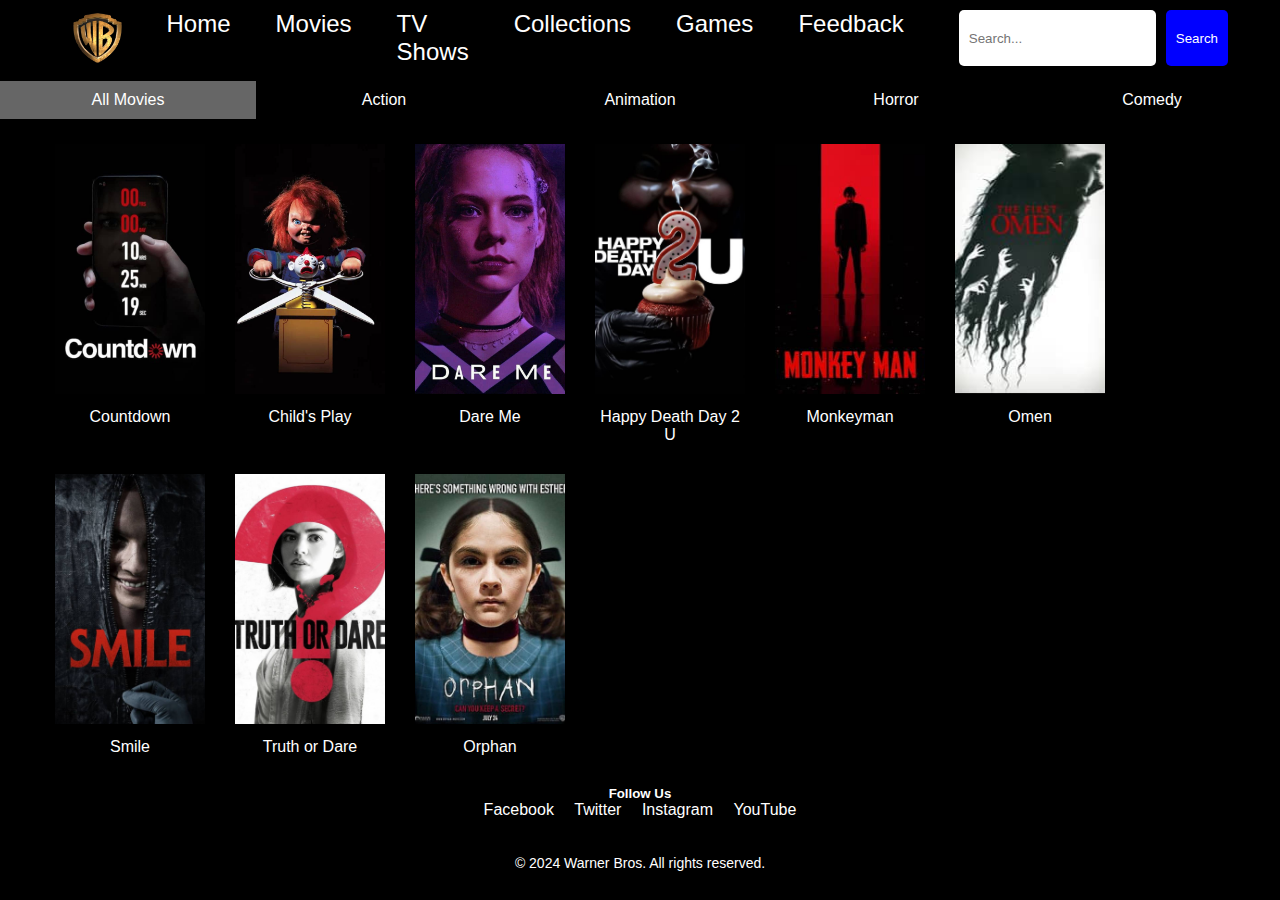
<file: horror.html>
<!DOCTYPE html>
<html lang="en">
<head>
    <meta charset="UTF-8">
    <meta name="viewport" content="width=device-width, initial-scale=1.0">
    <title>HORROR</title>
    <link rel="stylesheet" href="styles.css">
    <link rel="stylesheet" href="menus.css">
    <link rel="stylesheet" href="cards.css">
</head>
<style>
    /* Style the navigation bar */
    .navbar1 {
        display: flex;
        justify-content: space-around; /* Evenly distribute links */
        background-color: black;
        padding: 5px 0;
    }
    
    /* Style the links inside the navigation bar */
    .navbar1 a {
        color: white;
        text-align: center;
        padding: 10px 20px;
        text-decoration: none;
        flex: 1; /* Make all links take equal space */
        text-align: center;
    }
    
    /* Change the color of links on hover */
    .navbar1 a:hover {
        background-color: #ddd;
        color: black;
    }
    
    /* Style the active/current link */
    .navbar1 a.active {
        background-color: #666;
        color: white;
    }
  </style>
<body>
    <header class="header">
      <div class="container">
        <div class="logo-nav">
        <img src="logo/warner_bros_logo.jpg" alt="Warner Bros Logo"> 
        <nav class="navbar fixed-top bg-body-tertiary">
            <div class="container-fluid">
            <ul class="menus" class="nav nav-underline">
                <li><a class="navbar-brand" href="index.html">Home</a></li>
                <li><a class="navbar-brand" href="movies.html">Movies</a></li>
                <li><a class="navbar-brand" href="tv-shows.html">TV Shows</a></li>
                <li><a class="navbar-brand" href="collections.html">Collections</a></li>
                <li><a class="navbar-brand" href="games.html">Games</a></li>
                <li><a class="navbar-brand" href="feedback.html">Feedback</a></li>
                <div class="search">
                    <input type="text" placeholder="Search...">
                    <button type="button">Search</button>
                </div>
            </ul>
            </div>
        </nav>
        </div>
    </div>
    </header>
    <div class="navbar1">
        <a class="active" href="movies.html">All Movies</a>
        <a href="action.html">Action</a>
        <a href="animation.html">Animation</a>
        <a href="horror.html">Horror</a>
        <a href="comedy.html">Comedy</a>
  </div>

<section>
<main>
  <div class="row">
    <div class="col">
      <div class="card">
        <img src="movies/countdown.jpg" alt="Movie Image 1">
        <button class="play-button">&#9658;</button>
        <div class="card-title">Countdown</div>
      </div>
    </div>
    <div class="col">
      <div class="card">
        <img src="movies/child's-play.jpg" alt="Movie Image 2">
        <button class="play-button">&#9658;</button>
        <div class="card-title">Child's Play</div>
      </div>
    </div>
    <div class="col">
      <div class="card">
        <img src="movies/dare-me.jpg" alt="Movie Image 3">
        <button class="play-button">&#9658;</button>
        <div class="card-title">Dare Me</div>
      </div>
    </div>
    <div class="col">
        <div class="card">
          <img src="movies/happy-death-day.jpg" alt="Movie Image 1">
          <button class="play-button">&#9658;</button>
          <div class="card-title">Happy Death Day 2 U</div>
        </div>
      </div>
      <div class="col">
        <div class="card">
          <img src="movies/monkey-man.jpg" alt="Movie Image 2">
          <button class="play-button">&#9658;</button>
          <div class="card-title">Monkeyman</div>
        </div>
      </div>
      <div class="col">
        <div class="card">
          <img src="movies/omen.jpg" alt="Movie Image 3">
          <button class="play-button">&#9658;</button>
          <div class="card-title">Omen</div>
        </div>
      </div>
      <div class="col">
        <div class="card">
          <img src="movies/smile.jpg" alt="Movie Image 1">
          <button class="play-button">&#9658;</button>
          <div class="card-title">Smile</div>
        </div>
      </div>
      <div class="col">
        <div class="card">
          <img src="movies/truth-or-dare.jpg" alt="Movie Image 2">
          <button class="play-button">&#9658;</button>
          <div class="card-title">Truth or Dare</div>
        </div>
      </div>
      <div class="col">
        <div class="card">
          <img src="movies/orphan.jpg" alt="Movie Image 3">
          <button class="play-button">&#9658;</button>
          <div class="card-title">Orphan</div>
        </div>
      </div>
  </div>
</main>
</section>

<footer>
  <div class="container">
    <footer>
      <div class="container">
        <div class="follow-us">
          <h5>Follow Us</h5>
          <div class="social-icons">
              <a href="https://www.facebook.com" target="_blank" rel="noopener noreferrer">Facebook</a>
              <a href="https://www.twitter.com" target="_blank" rel="noopener noreferrer">Twitter</a>
              <a href="https://www.instagram.com" target="_blank" rel="noopener noreferrer">Instagram</a>
              <a href="https://youtube.com/@warnerbrosentertainment?si=3xvMa2bX4Ay1FiS9" target="_blank" rel="noopener noreferrer">YouTube</a>
          </div>
      </div>
          <p>&copy; 2024 Warner Bros. All rights reserved.</p>
      </div>
</body>  
</html>
</file>
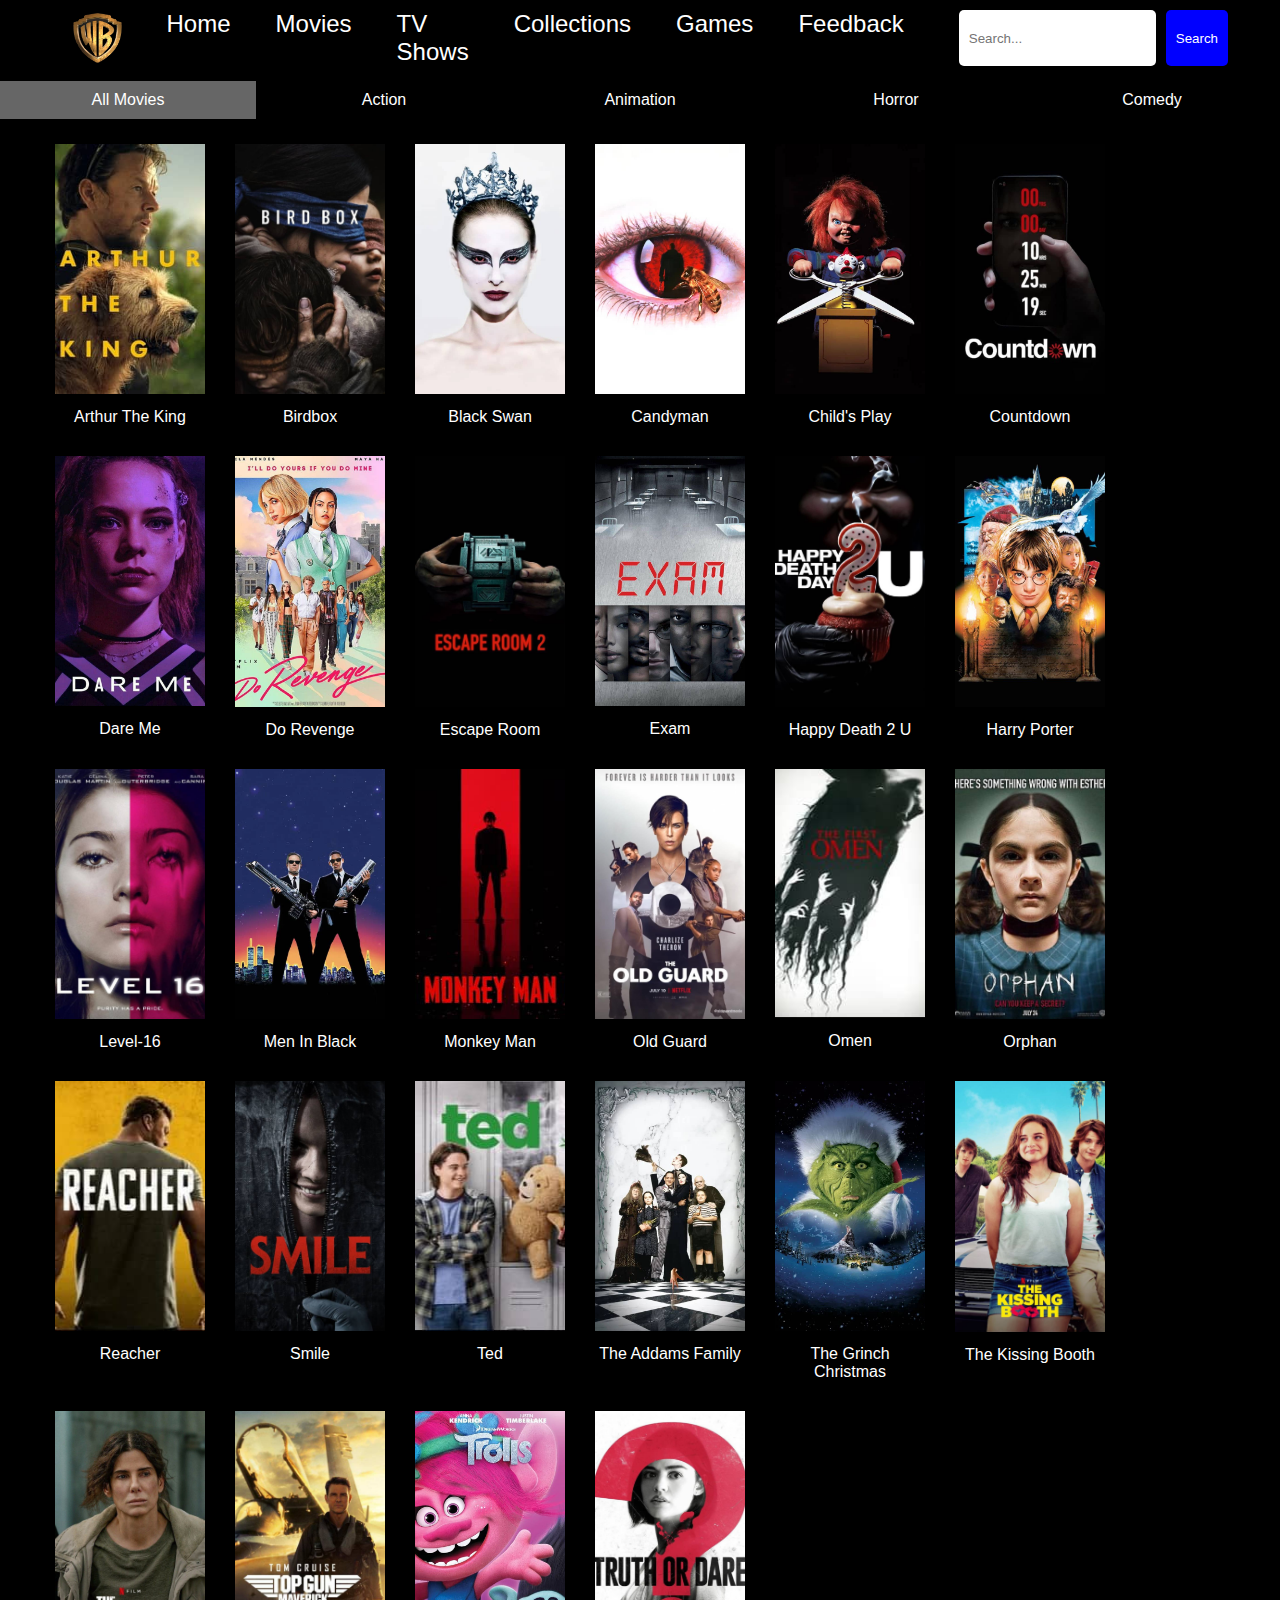
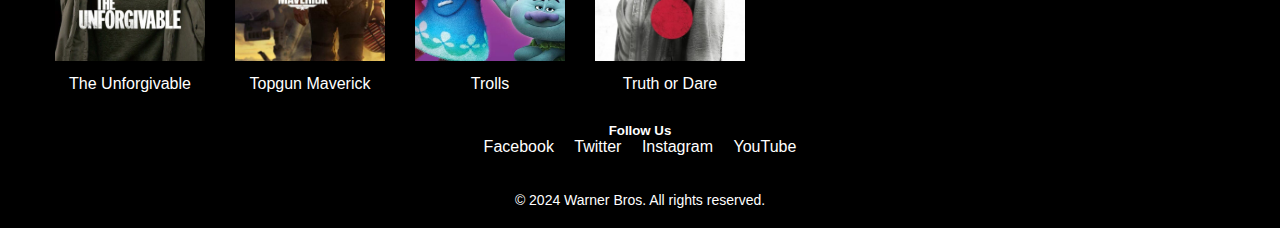
<file: movies.html>
<!DOCTYPE html>
<html lang="en">
<head>
    <meta charset="UTF-8">
    <meta name="viewport" content="width=device-width, initial-scale=1.0">
    <title>Movie Database</title>
    <link rel="stylesheet" href="styles.css">
    <link rel="stylesheet" href="menus.css">
    <link rel="stylesheet" href="cards.css">
</head>
<style>
  /* Style the navigation bar */
  .navbar1 {
      display: flex;
      justify-content: space-around; /* Evenly distribute links */
      background-color: black;
      padding: 5px 0;
  }
  
  /* Style the links inside the navigation bar */
  .navbar1 a {
      color: white;
      text-align: center;
      padding: 10px 20px;
      text-decoration: none;
      flex: 1; /* Make all links take equal space */
      text-align: center;
  }
  
  /* Change the color of links on hover */
  .navbar1 a:hover {
      background-color: #ddd;
      color: black;
  }
  
  /* Style the active/current link */
  .navbar1 a.active {
      background-color: #666;
      color: white;
  }
</style>

<body>
  <header class="header">
    <div class="container">
      <div class="logo-nav">
      <img src="logo/warner_bros_logo.jpg" alt="Warner Bros Logo"> 
      <nav class="navbar fixed-top bg-body-tertiary">
          <div class="container-fluid">
          <ul class="menus" class="nav nav-underline">
              <li><a class="navbar-brand" href="index.html">Home</a></li>
              <li><a class="navbar-brand" href="movies.html">Movies</a></li>
              <li><a class="navbar-brand" href="tv-shows.html">TV Shows</a></li>
              <li><a class="navbar-brand" href="collections.html">Collections</a></li>
              <li><a class="navbar-brand" href="games.html">Games</a></li>
              <li><a class="navbar-brand" href="feedback.html">Feedback</a></li>
              <div class="search">
                  <input type="text" placeholder="Search...">
                  <button type="button">Search</button>
              </div>
          </ul>
          </div>
      </nav>
      </div>
  </div>
  </header>
  <div class="navbar1">
      <a class="active" href="movies.html">All Movies</a>
      <a href="action.html">Action</a>
      <a href="animation.html">Animation</a>
      <a href="horror.html">Horror</a>
      <a href="comedy.html">Comedy</a>
</div>

<section>
<main>
  <div class="row">
    <div class="col">
      <div class="card">
        <img src="movies/arthur-the-king.jpg" alt="Movie Image 1">
        <button class="play-button">&#9658;</button>
        <div class="card-title">Arthur The King </div>
      </div>
    </div>
    <div class="col">
      <div class="card">
        <img src="movies/birdbox.jpg" alt="Movie Image 2">
        <a href="https://youtu.be/o2AsIXSh2xo?si=wrwG-JNbSUx8BCIK/url" class="play-button">&#9658;</a>
        <div class="card-title">Birdbox</div>
      </div>
    </div>
    <div class="col">
      <div class="card">
        <img src="movies/black-swan.jpg" alt="Movie Image 3">
        <button class="play-button">&#9658;</button>
        <div class="card-title">Black Swan</div>
      </div>
    </div>
    <div class="col">
      <div class="card">
        <img src="movies/candyman.jpg" alt="Movie Image 1">
        <button class="play-button">&#9658;</button>
        <div class="card-title">Candyman</div>
      </div>
    </div>
    <div class="col">
      <div class="card">
        <img src="movies/child's-play.jpg" alt="Movie Image 2">
        <button class="play-button">&#9658;</button>
        <div class="card-title">Child's Play</div>
      </div>
    </div>
    <div class="col">
      <div class="card">
        <img src="movies/countdown.jpg" alt="Movie Image 3">
        <button class="play-button">&#9658;</button>
        <div class="card-title">Countdown</div>
      </div>
    </div>
    <div class="col">
      <div class="card">
        <img src="movies/dare-me.jpg" alt="Movie Image 1">
        <button class="play-button">&#9658;</button>
        <div class="card-title">Dare Me</div>
      </div>
    </div>
    <div class="col">
      <div class="card">
        <img src="movies/do-revenge.jpg" alt="Movie Image 2">
        <button class="play-button">&#9658;</button>
        <div class="card-title">Do Revenge</div>
      </div>
    </div>
    <div class="col">
      <div class="card">
        <img src="movies/escape-room.jpg" alt="Movie Image 3">
        <button class="play-button">&#9658;</button>
        <div class="card-title">Escape Room</div>
      </div>
    </div>
    <div class="col">
      <div class="card">
        <img src="movies/exam.jpg" alt="Movie Image 1">
        <button class="play-button">&#9658;</button>
        <div class="card-title">Exam</div>
      </div>
    </div>
    <div class="col">
      <div class="card">
        <img src="movies/happy-death-day.jpg" alt="Movie Image 2">
        <button class="play-button">&#9658;</button>
        <div class="card-title">Happy Death 2 U</div>
      </div>
    </div>
    <div class="col">
      <div class="card">
        <img src="movies/harry-porter.jpg" alt="Movie Image 3">
        <button class="play-button">&#9658;</button>
        <div class="card-title">Harry Porter</div>
      </div>
    </div>
    <div class="col">
      <div class="card">
        <img src="movies/level-16.jpg" alt="Movie Image 1">
        <button class="play-button">&#9658;</button>
        <div class="card-title">Level-16</div>
      </div>
    </div>
    <div class="col">
      <div class="card">
        <img src="movies/men-in-black.jpg" alt="Movie Image 2">
        <button class="play-button">&#9658;</button>
        <div class="card-title">Men In Black</div>
      </div>
    </div>
    <div class="col">
      <div class="card">
        <img src="movies/monkey-man.jpg" alt="Movie Image 3">
        <button class="play-button">&#9658;</button>
        <div class="card-title">Monkey Man</div>
      </div>
    </div>
    <div class="col">
      <div class="card">
        <img src="movies/old guard.jpg" alt="Movie Image 1">
        <button class="play-button">&#9658;</button>
        <div class="card-title">Old Guard</div>
      </div>
    </div>
    <div class="col">
      <div class="card">
        <img src="movies/omen.jpg" alt="Movie Image 2">
        <button class="play-button">&#9658;</button>
        <div class="card-title">Omen</div>
      </div>
    </div>
    <div class="col">
      <div class="card">
        <img src="movies/orphan.jpg" alt="Movie Image 3">
        <button class="play-button">&#9658;</button>
        <div class="card-title">Orphan</div>
      </div>
    </div>
    <div class="col">
      <div class="card">
        <img src="movies/reacher.jpg" alt="Movie Image 1">
        <button class="play-button">&#9658;</button>
        <div class="card-title">Reacher</div>
      </div>
    </div>
    <div class="col">
      <div class="card">
        <img src="movies/smile.jpg" alt="Movie Image 2">
        <button class="play-button">&#9658;</button>
        <div class="card-title">Smile</div>
      </div>
    </div>
    <div class="col">
      <div class="card">
        <img src="movies/ted.jpg" alt="Movie Image 3">
        <button class="play-button">&#9658;</button>
        <div class="card-title">Ted</div>
      </div>
    </div>
    <div class="col">
      <div class="card">
        <img src="movies/the-addams-family.jpg" alt="Movie Image 1">
        <button class="play-button">&#9658;</button>
        <div class="card-title">The Addams Family</div>
      </div>
    </div>
    <div class="col">
      <div class="card">
        <img src="movies/the-grinch-christmas.jpg" alt="Movie Image 2">
        <button class="play-button">&#9658;</button>
        <div class="card-title">The Grinch Christmas</div>
      </div>
    </div>
    <div class="col">
      <div class="card">
        <img src="movies/thekissing-booth.jpg" alt="Movie Image 3">
        <button class="play-button">&#9658;</button>
        <div class="card-title">The Kissing Booth</div>
      </div>
    </div>
    <div class="col">
      <div class="card">
        <img src="movies/the-unforgivable.jpg" alt="Movie Image 1">
        <button class="play-button">&#9658;</button>
        <div class="card-title">The Unforgivable</div>
      </div>
    </div>
    <div class="col">
      <div class="card">
        <img src="movies/topgun-maverick.jpg" alt="Movie Image 2">
        <button class="play-button">&#9658;</button>
        <div class="card-title">Topgun Maverick</div>
      </div>
    </div>
    <div class="col">
      <div class="card">
        <img src="movies/trolls.jpg" alt="Movie Image 3">
        <button class="play-button">&#9658;</button>
        <div class="card-title">Trolls</div>
      </div>
    </div>
    <div class="col">
      <div class="card">
        <img src="movies/truth-or-dare.jpg" alt="Movie Image 1">
        <button class="play-button">&#9658;</button>
        <div class="card-title">Truth or Dare</div>
      </div>
    </div>
    <!-- Add more columns as needed -->
  </div>
</main> 
</section> 

<footer>
  <div class="container">
    <div class="follow-us">
      <h5>Follow Us</h5>
      <div class="social-icons">
          <a href="https://www.facebook.com" target="_blank" rel="noopener noreferrer">Facebook</a>
          <a href="https://www.twitter.com" target="_blank" rel="noopener noreferrer">Twitter</a>
          <a href="https://www.instagram.com" target="_blank" rel="noopener noreferrer">Instagram</a>
          <a href="https://youtube.com/@warnerbrosentertainment?si=3xvMa2bX4Ay1FiS9" target="_blank" rel="noopener noreferrer">YouTube</a>
      </div>
  </div>

      <p>&copy; 2024 Warner Bros. All rights reserved.</p>
  </div>
</footer>

</body>
</html>
</file>
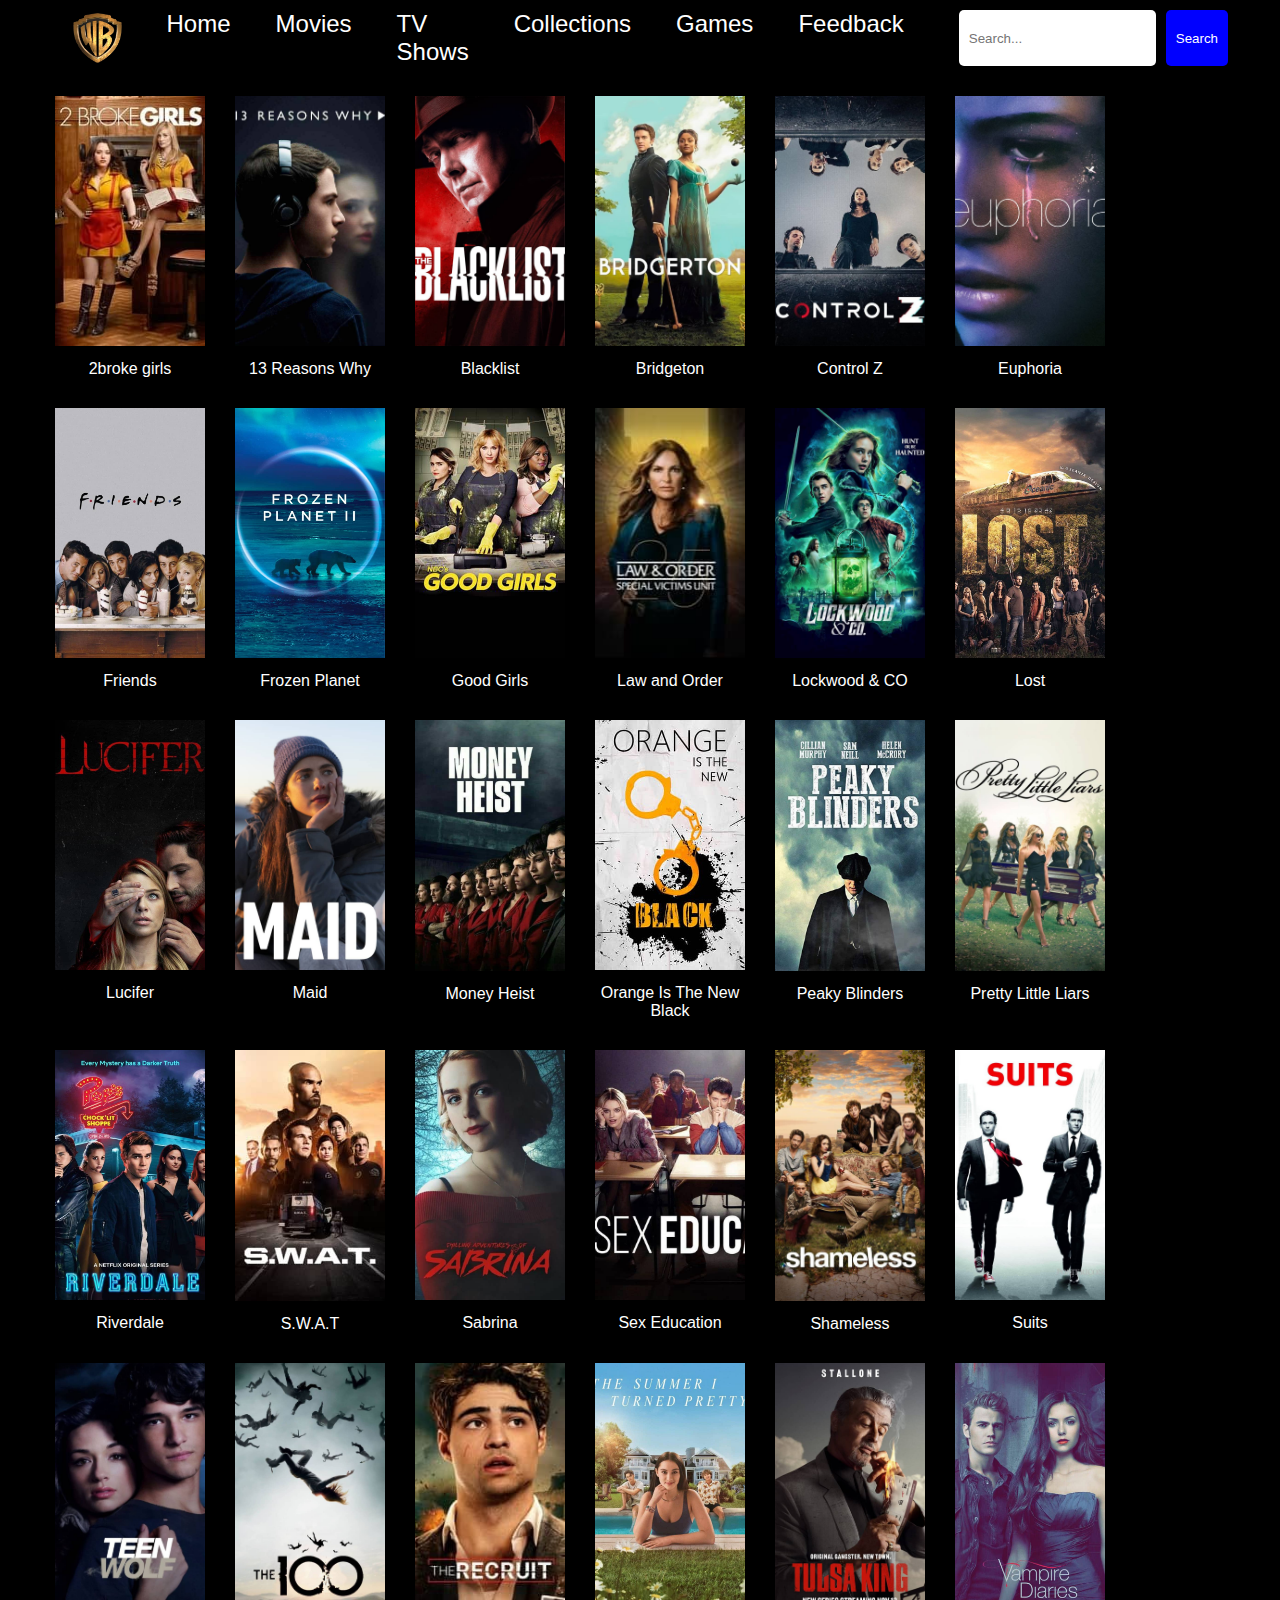
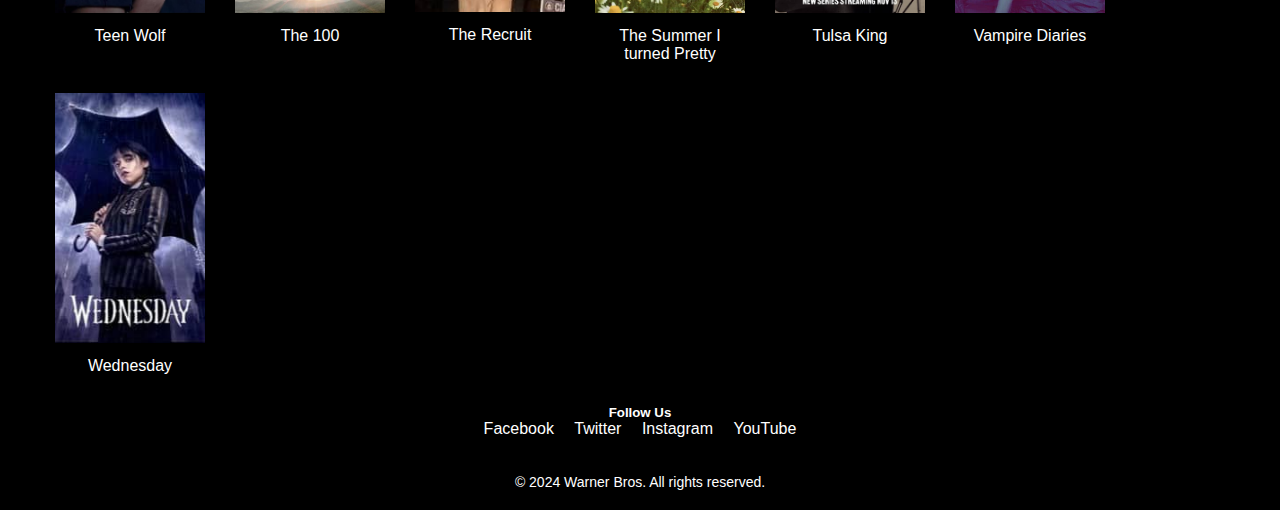
<file: tv-shows.html>
<!DOCTYPE html>
<html lang="en">
<head>
    <meta charset="UTF-8">
    <meta name="viewport" content="width=device-width, initial-scale=1.0">
    <title>tv shows</title>
    <link rel="stylesheet" href="styles.css">
    <link rel="stylesheet" href="menus.css">
    <link rel="stylesheet" href="cards.css">
</head>
<body>
    <header class="header">
        <div class="container">
          <div class="logo-nav">
          <img src="logo/warner_bros_logo.jpg" alt="Warner Bros Logo"> 
          <nav class="navbar fixed-top bg-body-tertiary">
              <div class="container-fluid">
              <ul class="menus" class="nav nav-underline">
                  <li><a class="navbar-brand" href="index.html">Home</a></li>
                  <li><a class="navbar-brand" href="movies.html">Movies</a></li>
                  <li><a class="navbar-brand" href="tv-shows.html">TV Shows</a></li>
                  <li><a class="navbar-brand" href="collections.html">Collections</a></li>
                  <li><a class="navbar-brand" href="games.html">Games</a></li>
                  <li><a class="navbar-brand" href="feedback.html">Feedback</a></li>
                  <div class="search">
                      <input type="text" placeholder="Search...">
                      <button type="button">Search</button>
                  </div>
              </ul>
              </div>
          </nav>
          </div>
      </div>
      </header>
<section>
<main>
    <div class="row">
        <div class="col">
          <div class="card">
            <img src="tv-shows/2broke-girls.jpg" alt="Movie Image 2">
            <button class="play-button">&#9658;</button>
            <div class="card-title">2broke girls</div>
          </div>
        </div>
        <div class="col">
          <div class="card">
            <img src="tv-shows/13-reasons-why.jpg" alt="Movie Image 3">
            <button class="play-button">&#9658;</button>
            <div class="card-title">13 Reasons Why</div>
          </div>
        </div>
                <div class="col">
          <div class="card">
            <img src="tv-shows/blacklist.jpg" alt="Movie Image 1">
            <a href="https://youtu.be/OftuEZVaGrc?si=G--w857dRmnykI4W/url" class="play-button">&#9658;</a>
            <div class="card-title">Blacklist</div>
          </div>
        </div>
        <div class="col">
          <div class="card">
            <img src="tv-shows/Bridgeton.jpg" alt="Movie Image 2">
            <button class="play-button">&#9658;</button>
            <div class="card-title">Bridgeton</div>
          </div>
        </div>
        <div class="col">
          <div class="card">
            <img src="tv-shows/control-Z.jpg" alt="Movie Image 3">
            <button class="play-button">&#9658;</button>
            <div class="card-title">Control Z</div>
          </div>
        </div>
                <div class="col">
          <div class="card">
            <img src="tv-shows/euphoria.jpg" alt="Movie Image 1">
            <button class="play-button">&#9658;</button>
            <div class="card-title">Euphoria</div>
          </div>
        </div>
        <div class="col">
          <div class="card">
            <img src="tv-shows/friends.jpg" alt="Movie Image 2">
            <button class="play-button">&#9658;</button>
            <div class="card-title">Friends</div>
          </div>
        </div>
        <div class="col">
          <div class="card">
            <img src="tv-shows/frozen-planet.jpg" alt="Movie Image 3">
            <button class="play-button">&#9658;</button>
            <div class="card-title">Frozen Planet</div>
          </div>
        </div>
                <div class="col">
          <div class="card">
            <img src="tv-shows/good-girls.jpg" alt="Movie Image 1">
            <button class="play-button">&#9658;</button>
            <div class="card-title">Good Girls</div>
          </div>
        </div>
        <div class="col">
          <div class="card">
            <img src="tv-shows/Law-and-order.jpg" alt="Movie Image 2">
            <button class="play-button">&#9658;</button>
            <div class="card-title">Law and Order</div>
          </div>
        </div>
        <div class="col">
          <div class="card">
            <img src="tv-shows/lockwood-&-co.jpg" alt="Movie Image 3">
            <button class="play-button">&#9658;</button>
            <div class="card-title">Lockwood & CO</div>
          </div>
        </div>
                <div class="col">
          <div class="card">
            <img src="tv-shows/lost.jpg" alt="Movie Image 1">
            <button class="play-button">&#9658;</button>
            <div class="card-title">Lost</div>
          </div>
        </div>
        <div class="col">
          <div class="card">
            <img src="tv-shows/lucifer.jpg" alt="Movie Image 2">
            <button class="play-button">&#9658;</button>
            <div class="card-title">Lucifer</div>
          </div>
        </div>
        <div class="col">
          <div class="card">
            <img src="tv-shows/maid.jpg" alt="Movie Image 3">
            <button class="play-button">&#9658;</button>
            <div class="card-title">Maid</div>
          </div>
        </div>
                <div class="col">
          <div class="card">
            <img src="tv-shows/money-heist.jpg" alt="Movie Image 1">
            <button class="play-button">&#9658;</button>
            <div class="card-title">Money Heist</div>
          </div>
        </div>
        <div class="col">
          <div class="card">
            <img src="tv-shows/orange-is-the-new-black.jpg" alt="Movie Image 2">
            <button class="play-button">&#9658;</button>
            <div class="card-title">Orange Is The New Black</div>
          </div>
        </div>
        <div class="col">
          <div class="card">
            <img src="tv-shows/peaky_blinders.jpg" alt="Movie Image 3">
            <button class="play-button">&#9658;</button>
            <div class="card-title">Peaky Blinders</div>
          </div>
        </div>
                <div class="col">
          <div class="card">
            <img src="tv-shows/pretty-little-liars.jpg" alt="Movie Image 1">
            <button class="play-button">&#9658;</button>
            <div class="card-title">Pretty Little Liars</div>
          </div>
        </div>
        <div class="col">
          <div class="card">
            <img src="tv-shows/riverdale.jpg" alt="Movie Image 2">
            <button class="play-button">&#9658;</button>
            <div class="card-title">Riverdale</div>
          </div>
        </div>
        <div class="col">
          <div class="card">
            <img src="tv-shows/S.W.A.T.jpg" alt="Movie Image 3">
            <button class="play-button">&#9658;</button>
            <div class="card-title">S.W.A.T</div>
          </div>
        </div>
                <div class="col">
          <div class="card">
            <img src="tv-shows/sabrina.jpg" alt="Movie Image 1">
            <button class="play-button">&#9658;</button>
            <div class="card-title">Sabrina</div>
          </div>
        </div>
        <div class="col">
          <div class="card">
            <img src="tv-shows/sex_education.jpg" alt="Movie Image 2">
            <button class="play-button">&#9658;</button>
            <div class="card-title">Sex Education</div>
          </div>
        </div>
        <div class="col">
          <div class="card">
            <img src="tv-shows/shameless.jpg" alt="Movie Image 3">
            <button class="play-button">&#9658;</button>
            <div class="card-title">Shameless</div>
          </div>
        </div>
                <div class="col">
          <div class="card">
            <img src="tv-shows/suits.jpg" alt="Movie Image 1">
            <button class="play-button">&#9658;</button>
            <div class="card-title">Suits</div>
          </div>
        </div>
        <div class="col">
          <div class="card">
            <img src="tv-shows/teen-wolf.jpg" alt="Movie Image 2">
            <button class="play-button">&#9658;</button>
            <div class="card-title">Teen Wolf</div>
          </div>
        </div>
        <div class="col">
          <div class="card">
            <img src="tv-shows/The100.jpg" alt="Movie Image 3">
            <button class="play-button">&#9658;</button>
            <div class="card-title">The 100</div>
          </div>
        </div>
        <div class="col">
            <div class="card">
              <img src="tv-shows/the-recruit.jpg" alt="Movie Image 3">
              <button class="play-button">&#9658;</button>
              <div class="card-title">The Recruit</div>
            </div>
          </div>
          <div class="col">
            <div class="card">
              <img src="tv-shows/the-summer-I-turned-pretty.jpg" alt="Movie Image 3">
              <button class="play-button">&#9658;</button>
              <div class="card-title">The Summer I turned Pretty</div>
            </div>
          </div>
          <div class="col">
            <div class="card">
              <img src="tv-shows/Tulsa-king.jpg" alt="Movie Image 3">
              <button class="play-button">&#9658;</button>
              <div class="card-title">Tulsa King</div>
            </div>
          </div>
          <div class="col">
            <div class="card">
              <img src="tv-shows/vampire-diaries.jpg" alt="Movie Image 3">
              <button class="play-button">&#9658;</button>
              <div class="card-title">Vampire Diaries</div>
            </div>
          </div>
          <div class="col">
            <div class="card">
              <img src="tv-shows/wednesday.jpg" alt="Movie Image 3">
              <button class="play-button">&#9658;</button>
              <div class="card-title">Wednesday</div>
            </div>
          </div>
    </div>    
</main>
</section>  

  <footer>
    <div class="container">
      <div class="follow-us">
        <h5>Follow Us</h5>
        <div class="social-icons">
            <a href="https://www.facebook.com" target="_blank" rel="noopener noreferrer">Facebook</a>
            <a href="https://www.twitter.com" target="_blank" rel="noopener noreferrer">Twitter</a>
            <a href="https://www.instagram.com" target="_blank" rel="noopener noreferrer">Instagram</a>
            <a href="https://youtube.com/@warnerbrosentertainment?si=3xvMa2bX4Ay1FiS9" target="_blank" rel="noopener noreferrer">YouTube</a>
        </div>
    </div>
        <p>&copy; 2024 Warner Bros. All rights reserved.</p>
    </div>
</footer>
</body>
</html>
</file>
<file: menus.css>
.menus {
	display: flex;
	list-style: none;
	/* or inline-flex */
    font-size: x-large;
}

.header {
    background-color: black;
    color: white;
    padding: 10px;
    width: auto;
}

.logo-nav {
    display: flex;
    align-items: center; 
}

.logo-nav img {
    height: 50px; /* Adjust size as needed */
    margin-right: 45px;
}

nav ul li {
    margin-right: 45px;
}

nav ul li a {
    color: white;
    text-decoration: none;
}

.search {
    display: flex;
    align-items: normal;
}

.search input[type="text"],
.search button {
    margin-left: 10px;
    padding: 5px 10px;
    border: none;
    border-radius: 5px;
}

.search button {
    background-color: blue;
    color: white;
    cursor: pointer;
}

.search button:hover {
    background-color: darkblue;
}
</file>
<file: cards.css>
.row {
    display: flex;
    flex-wrap: wrap;
    overflow-y: auto;
    padding: 10px 0;
    gap: 20px;
    margin-left: 50px;
  }
  .col {
    flex: 0 0 auto;
    width: 160px;
  }
  .card {
    width: 150px;
    overflow: hidden;
    box-shadow: 0 4px 8px rgba(0, 0, 0, 0.1);
    position: relative;
    transition: transform 0.3s;
    margin: 0 auto;
    background-color: auto;
  }
  .card:hover {
    transform: translateY(-10px);
  }
  .card img {
    width: 100%;
    height: 100%;
    object-fit: cover;
    transition: transform 0.3s;
  }
  .card:hover img {
    transform: scale(1.03);
  }
  .card-title {
    font-size: 16px;
    margin: 10px 0;
    text-align: center;
  }

  .play-button {
    position: absolute;
    top: 50%;
    left: 50%;
    transform: translate(-50%, -50%);
    background-color: rgba(0, 0, 0, 0.5);
    color: #fff;
    border: none;
    border-radius: 50%;
    width: 60px;
    height: 60px;
    font-size: 24px;
    cursor: pointer;
    outline: none;
    display: none;
    justify-content: center;
    align-items: center;
    transition: opacity 0.3s;
  }
  .card:hover .play-button {
    display: flex;
  }
  .play-button:hover {
    background-color: rgba(0, 0, 0, 0.8);
  }
</file>
<file: styles.css>
/* Resetting default styles */
* {
    margin: 0;
    padding: 0;
    box-sizing: border-box;
}

body {
    font-family: Arial, sans-serif;
    background-color: black ;
    color: white;
}

.container {
    width: 90%;
    margin: 0 auto;
}

main {
    padding: 10px 0;
}

section h2 {
    margin-left: 50px;
}

footer {
    background-color: black;
    color: white;
    text-align: center;
}

footer p {
    font-size: 14px;
    padding: 20px;
}
footer .follow-us {
    margin-bottom: 1rem;
}

footer .social-icons a {
    color: #fff;
    margin: 0 0.5rem;
    text-decoration: none;
}

footer .social-icons a:hover {
    color: blue;
}
</file>
